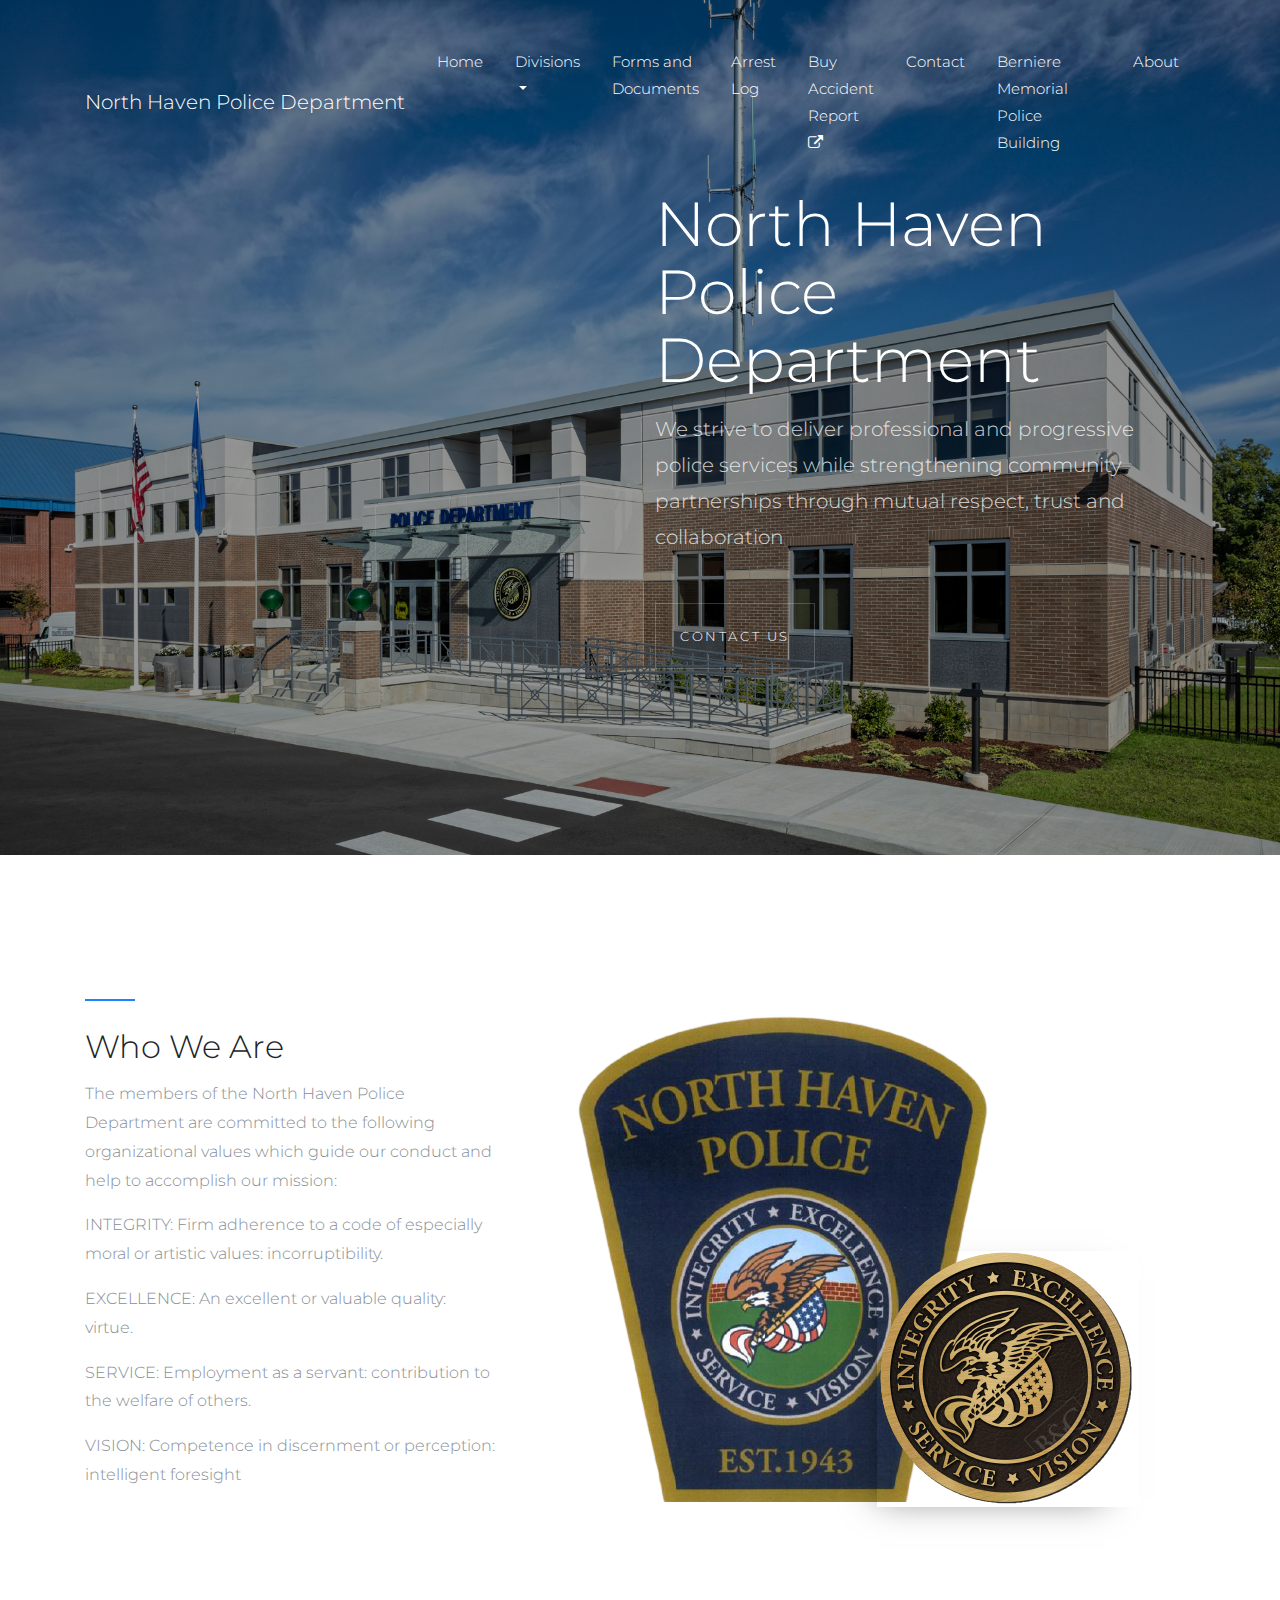
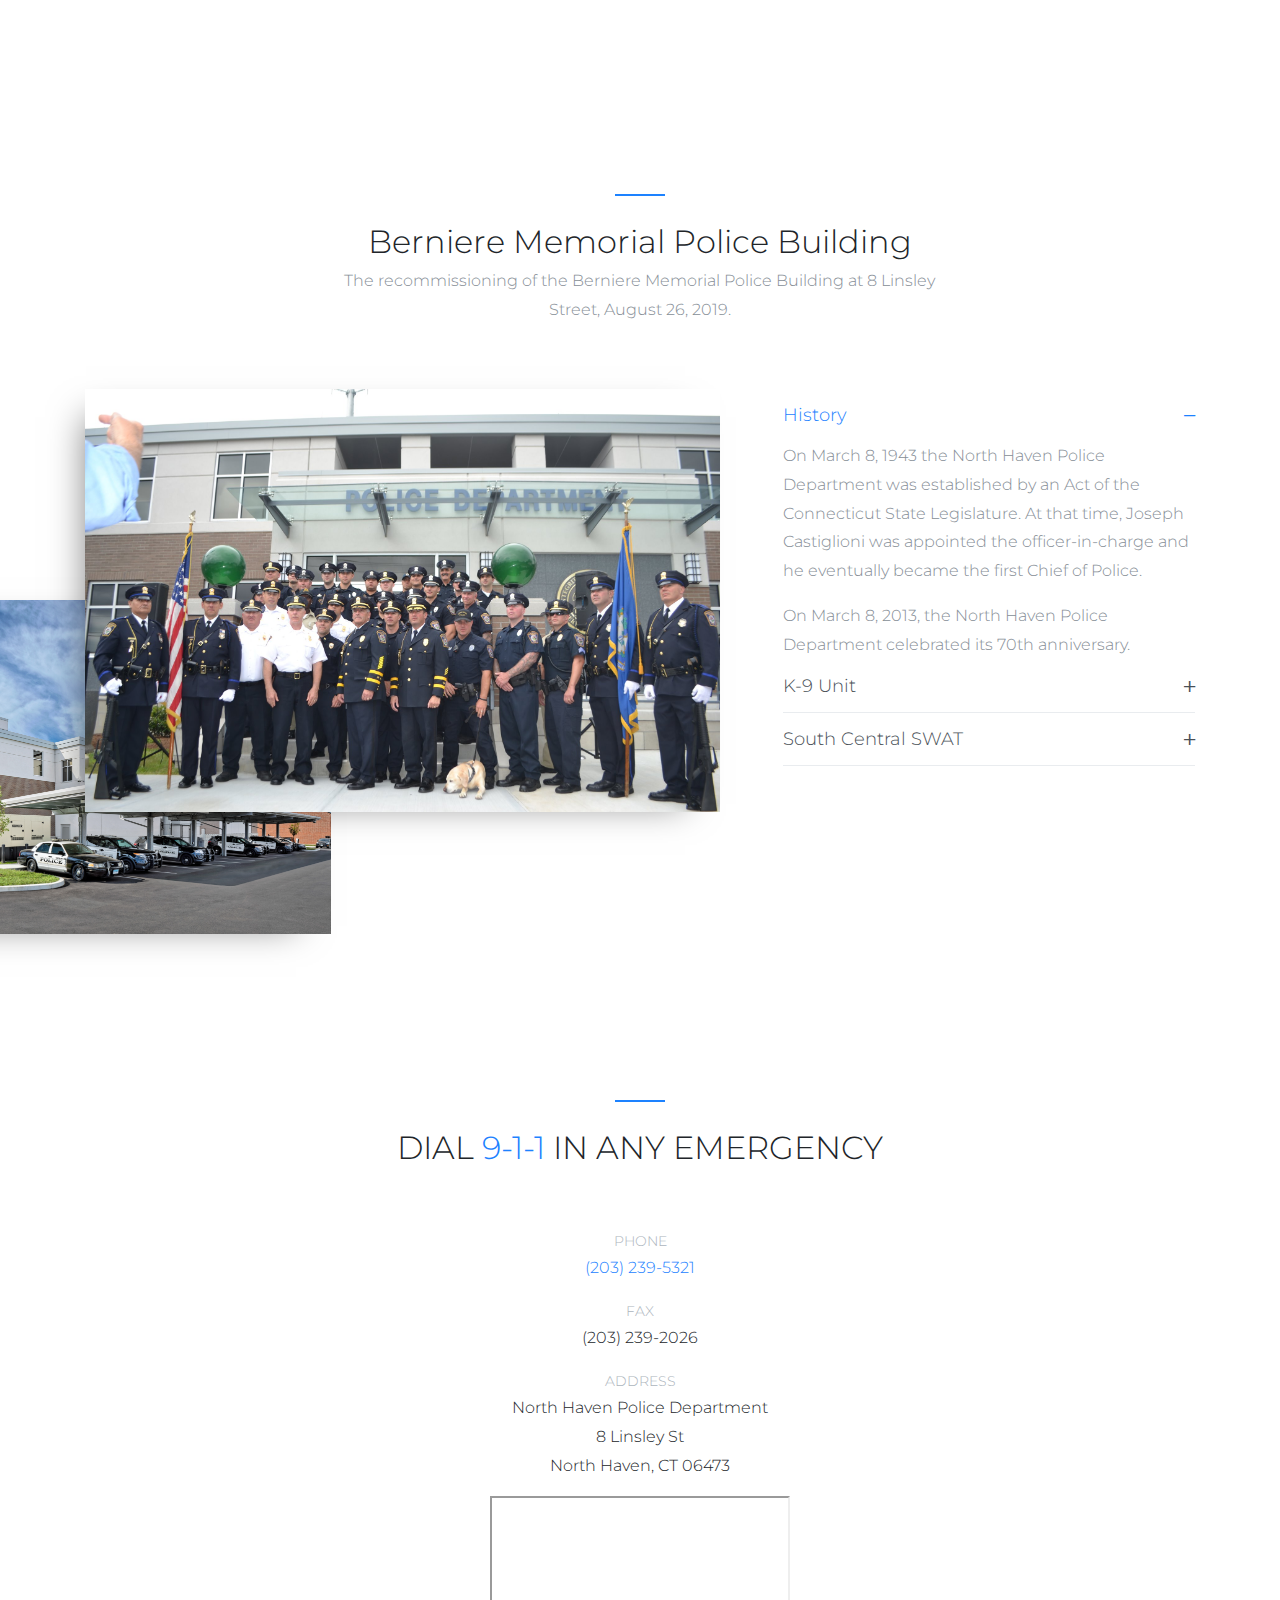
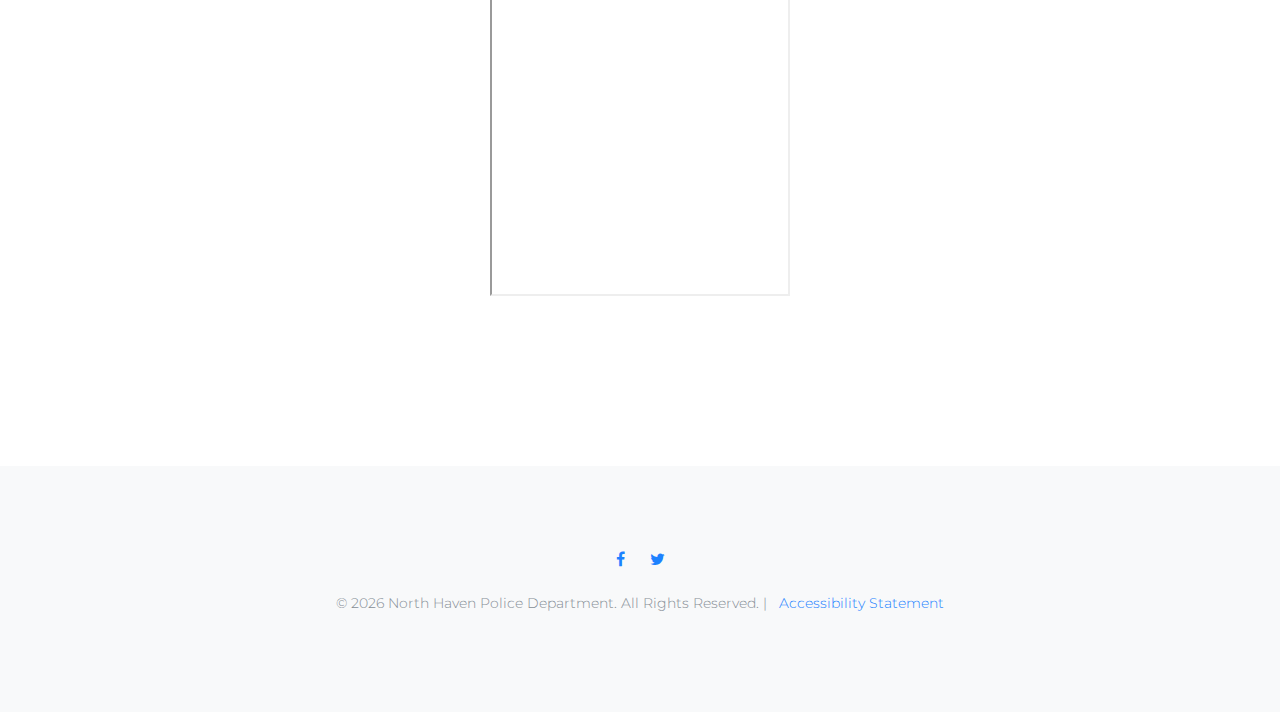
<file: index.html>
<!DOCTYPE html>
<html lang="en">
	<head>
		<meta charset="utf-8">
		<meta name="viewport" content="width=device-width, initial-scale=1, shrink-to-fit=no">

		<title>North Haven Police Department &mdash; 8 Linsley St. North Haven CT</title>
		<meta name="description" content="We strive to deliver professional and progressive police services while strengthening community partnerships through mutual respect, trust and collaboration.">
		<meta name="keywords" content="police department, north haven, north haven ct, police, public safety, k9">
    
    <link href="https://fonts.googleapis.com/css?family=Crimson+Text:400,400i,600|Montserrat:200,300,400" rel="stylesheet">

		<link rel="stylesheet" href="assets/css/bootstrap/bootstrap.css">
    <link rel="stylesheet" href="assets/fonts/ionicons/css/ionicons.min.css">
    <link rel="stylesheet" href="assets/fonts/law-icons/font/flaticon.css">

    <link rel="stylesheet" href="assets/fonts/fontawesome/css/font-awesome.min.css">
    
    
    <link rel="stylesheet" href="assets/css/slick.css">
    <link rel="stylesheet" href="assets/css/slick-theme.css">

    <link rel="stylesheet" href="assets/css/helpers.css">
    <link rel="stylesheet" href="assets/css/style.css">
	</head>
	<body data-spy="scroll" data-target="#pb-navbar" data-offset="200">
  <script src="https://website-widgets.pages.dev/dist/sienna.min.js" defer></script>
    
    <nav class="navbar navbar-expand-lg navbar-dark pb_navbar pb_scrolled-light" id="pb-navbar">
      <div class="container">
        <a class="navbar-brand" href="index.html">North Haven Police Department</a>
        <button class="navbar-toggler" type="button" data-toggle="collapse" data-target="#probootstrap-navbar" aria-controls="probootstrap-navbar" aria-expanded="false" aria-label="Toggle navigation">
          <span><i class="ion-navicon"></i></span>
        </button>
        <div class="collapse navbar-collapse" id="probootstrap-navbar">
          <ul class="navbar-nav ml-auto">
            <li class="nav-item"><a class="nav-link" href="index.html#section-home">Home</a></li>
			<li class="nav-item dropdown"><a class="nav-link dropdown-toggle" data-toggle="dropdown" href="#" role="button" aria-haspopup="true" aria-expanded="false">Divisions</a>
			<div class="dropdown-menu">
            <a class="dropdown-item" href="calea.html">Accreditation</a>
			<a class="dropdown-item" href="administration.html">Administration</a>
			<a class="dropdown-item" href="infoserv.html">Information Services Division</a>
			<a class="dropdown-item" href="investigate.html">Investigative Services Division</a>
			<a class="dropdown-item" href="prostand.html">Professional Standards and Training</a>
			<a class="dropdown-item" href="traffic.html">Traffic</a>
			<a class="dropdown-item" href="uservices.html">Uniformed Services</a>
    </div>
			</li>
			<li class="nav-item"><a class="nav-link" href="documents2.html">Forms and Documents</a></li>
			<li class="nav-item"><a class="nav-link" href="arrest.html">Arrest Log</a></li>
			<li class="nav-item"><a class="nav-link" href="https://www.buycrash.com/" target="_blank" rel="noopener">Buy Accident Report <i class="fa fa-external-link"></i></a></li>
			<li class="nav-item"><a class="nav-link" href="index.html#section-contact">Contact</a></li>
            <li class="nav-item"><a class="nav-link" href="index.html#section-why-us">Berniere Memorial Police Building</a></li>
			<li class="nav-item"><a class="nav-link" href="index.html#section-about">About</a></li>
          </ul>
        </div>
      </div>
    </nav>
    <!-- END nav -->

    <section class="pb_cover_v1 text-left cover-bg-black cover-bg-opacity-4" style="background-image: url(assets/images/DCC-NHPD-4465_v2-web.jpg)" alt="Image of the new police department building as the background"id="section-home">
      <div class="container">
        <div class="row align-items-center justify-content-end">
          <div class="col-md-6  order-md-1">

            <h2 class="heading mb-3">North Haven Police Department</h2>
            <div class="sub-heading"><p class="mb-5">We strive to deliver professional and progressive police services while strengthening community partnerships through mutual respect, trust and collaboration</p>
            <p><a href="#section-contact" role="button" class="btn smoothscroll pb_outline-light btn-xl pb_font-13 p-4 rounded-0 pb_letter-spacing-2">CONTACT US</a></p>
            </div>
            
          </div>  
        </div>
      </div>
    </section>
    <!-- END section -->
    
    
    <section class="pb_section pb_section_v1" data-section="about" id="section-about">
      <div class="container">
        <div class="row">
          <div class="col-lg-5 pr-md-5 pr-sm-0">
            <h2 class="mt-0 heading-border-top mb-3 font-weight-normal">Who We Are</h2>
            <p>The members of the North Haven Police Department are committed to the following organizational values which guide our conduct and help to accomplish our mission:</p>

<p>INTEGRITY: Firm adherence to a code of especially moral or artistic values: incorruptibility.</p>

<p>EXCELLENCE: An excellent or valuable quality: virtue.</p>
<p>SERVICE: Employment as a servant: contribution to the welfare of others.</p>

<p>VISION: Competence in discernment or perception: intelligent foresight</p>
            
          </div>
          <div class="col-lg-7">
            <div class="images">
              <img class="img1 img-fluid" src="assets/images/PATCH__1_-removebg-preview.png" alt="NHPD Patch">
              <img class="img2" src="assets/images/PD_Sign.png" alt="PD Seal">
            </div>
          </div>
          
        </div>
      </div>  
    </section>
    <!-- END section -->

    <section class="pb_section" data-section="why-us" id="section-why-us">
      <div class="container">
        <div class="row justify-content-md-center text-center mb-5">
          <div class="col-lg-7">
            <h2 class="mt-0 heading-border-top font-weight-normal">Berniere Memorial Police Building</h2>
            <p>The recommissioning of the Berniere Memorial Police Building at 8 Linsley Street, August 26, 2019.</p>
          </div>
        </div>
        <div class="row">
          <div class="col-lg-7">
            <div class="images right">
              <img class="img1 img-fluid" src="assets/images/recommish.jpg" alt="recommissioning picture 1">
              <img class="img2" src="assets/images/DCC-NHPD-4484a_v2-web.jpg" alt="recommissioning picture 2">
            </div>
          </div>
          <div class="col-lg-5 pl-md-5 pl-sm-0">
            <div id="exampleAccordion" class="pb_accordion" data-children=".item">
              <div class="item">
                <a data-toggle="collapse" data-parent="#exampleAccordion" href="#exampleAccordion1" aria-expanded="true" aria-controls="exampleAccordion1" class="pb_font-18">History</a>
                <div id="exampleAccordion1" class="collapse show" role="tabpanel">
                  <p>On March 8, 1943 the North Haven Police Department was established by an Act of the Connecticut State Legislature. At that time, Joseph Castiglioni was appointed the officer-in-charge and he eventually became the first Chief of Police. </p>
                  <p>On March 8, 2013, the North Haven Police Department celebrated its 70th anniversary.</p>
                </div>
              </div>
              <div class="item">
                <a data-toggle="collapse" data-parent="#exampleAccordion" href="#exampleAccordion3" aria-expanded="false" aria-controls="exampleAccordion3" class="pb_font-18">K-9 Unit</a>
                <div id="exampleAccordion3" class="collapse" role="tabpanel">
                  <p>In 2010, the police department created a Canine (K9) Unit with the adoption of Zeus, a German Shepard that is crossed trained as a patrol canine and certified in narcotics recognition. In 2012, the department expanded the Canine Unit with the addition of Koda, a Labrador Retriever certified in narcotics recognition.</p>
                </div>
              </div>
              <div class="item">
                <a data-toggle="collapse" data-parent="#exampleAccordion" href="#exampleAccordion4" aria-expanded="false" aria-controls="exampleAccordion4" class="pb_font-18">South Central SWAT</a>
                <div id="exampleAccordion4" class="collapse" role="tabpanel">
                  <p>In 2012, the police department expanded its long-time SWAT partnership with the North Branford Police Department to include several shoreline area police departments. During this same time, a regional traffic unit was created with these police departments  for the purpose of investigating serious traffic accidents. The South Central SWAT Team and South Central Traffic Unit were created and they provide such specialized police services for six towns. This partnership is a cost effective way to maintain the manpower,  equipment, and training associate with providing such services</p>
                </div>
              </div>
            </div>

          </div>
        </div>
      </div>
    </section>
    <!-- END section -->

    <section class="pb_section" data-section="contact" id="section-contact">
      <div class="container">

        <div class="row justify-content-md-center text-center mb-5">
          <div class="col-lg-7">
            <h2 class="mt-0 heading-border-top font-weight-normal">DIAL <a href="tel:911">9-1-1</a> IN ANY EMERGENCY</h2>
            <p></p>
          </div>
        </div>

        
        <!-- <div class="row">
          <div class="col-md-8 pr-md-5 pr-sm-0 mb-4">
            <form action="#">
              <div class="row">
                <div class="col-md">
                  <div class="form-group">
                    <label for="name">Name</label>
                    <input type="text" class="form-control p-3 rounded-0" id="name">
                  </div>
                </div>
                <div class="col-md">
                  <div class="form-group">
                    <label for="email">Email</label>
                    <input type="text" class="form-control p-3 rounded-0" id="email">
                  </div>
                </div>
              </div>
              
              <div class="form-group">
                <label for="message">Message</label>
                <textarea cols="30" rows="10" class="form-control p-3 rounded-0" id="message"></textarea>
              </div>
              <div class="form-group">
                <input type="submit" class="btn pb_outline-dark pb_font-13 pb_letter-spacing-2 p-3 rounded-0" value="Send Message">
              </div>
            </form>
          </div> -->
          <div class="col text-center">
            <ul class="pb_contact_details_v1">
              <li>
               
              </li>
              <li>
                <span class="text-uppercase">Phone</span>
                <a href="tel:2032395321">(203) 239-5321</a>
              </li>
              <li>
                <span class="text-uppercase">Fax</span>
                (203) 239-2026
              </li>
              <li>
                <span class="text-uppercase">Address</span>
                North Haven Police Department <br>
                8 Linsley St  <br>
				North Haven, CT 06473
              </li>
			  <li>
			  <iframe src="https://embed.waze.com/iframe?zoom=16&lat=41.387249&lon=-72.861956&pin=1&desc=1&ct=livemap" width="300" height="400" allowfullscreen></iframe>
			  </li>
            </ul>
          </div>
        </div>
        
      </div>
    </section>
    <!-- END section -->
    <footer class="pb_footer bg-light" role="contentinfo">
      <div class="container">
        <div class="row text-center">
		  <div class="col">
            <ul class="list-inline">
              <li class="list-inline-item"><a href="https://www.facebook.com/northhavenpd" class="p-2"><i class="fa fa-facebook"></i></a></li>
              <li class="list-inline-item"><a href="https://twitter.com/NorthHavenPD" class="p-2"><i class="fa fa-twitter"></i></a></li>
      
            </ul>
          </div>
        </div>
        <div class="row">
          <div class="col text-center">
            <p class="pb_font-14">&copy; 2026 North Haven Police Department. All Rights Reserved. | &nbsp; <a href="https://www.town.north-haven.ct.us/community/accessibility_statement.php">Accessibility Statement</a></p>
          </div>
        </div>
      </div>
    </footer>
    
    <!-- loader -->
     <!-- loader -->
    <div id="pb_loader" class="show fullscreen" aria-hidden="true">
      <svg class="page-loader__icon circular" width="48" height="48"
           viewBox="0 0 57.02 67.82" aria-labelledby="svg-title-loader" role="img">
        <title id="svg-title-loader">shield</title>
        <path d="M28.51 65.26a43.46 43.46 0 0 1 11.15-5.6c23.17-7.43 13.07-28.74 13.07-28.74-4.56-12.68 1.2-17.55 1.2-17.55L49.7 7.8C39 14.07 28.51 3.05 28.51 3.05S18.06 14.07 7.32 7.8l-4.23 5.57s5.77 4.87 1.2 17.55c0 0-10.1 21.31 13.07 28.74a43.46 43.46 0 0 1 11.15 5.6z"
              fill="none" stroke="#dfdbd6" stroke-miterlimit="10" stroke-width="4.2"/>
        <path class="top"
              d="M28.51 65.26a43.46 43.46 0 0 1 11.15-5.6c23.17-7.43 13.07-28.74 13.07-28.74-4.56-12.68 1.2-17.55 1.2-17.55L49.7 7.8C39 14.07 28.51 3.05 28.51 3.05S18.06 14.07 7.32 7.8l-4.23 5.57s5.77 4.87 1.2 17.55c0 0-10.1 21.31 13.07 28.74a43.46 43.46 0 0 1 11.15 5.6z"
              fill="none" stroke="#223a4d" stroke-miterlimit="10" stroke-width="4.2"/>
      </svg>
    </div>


    <script src="assets/js/jquery.min.js"></script>
    
    <script src="assets/js/popper.min.js"></script>
    <script src="assets/js/bootstrap.min.js"></script>
    <script src="assets/js/slick.min.js"></script>

    <script src="assets/js/jquery.easing.1.3.js"></script>

    <script src="assets/js/main.js"></script>

	</body>
</html>
</file>
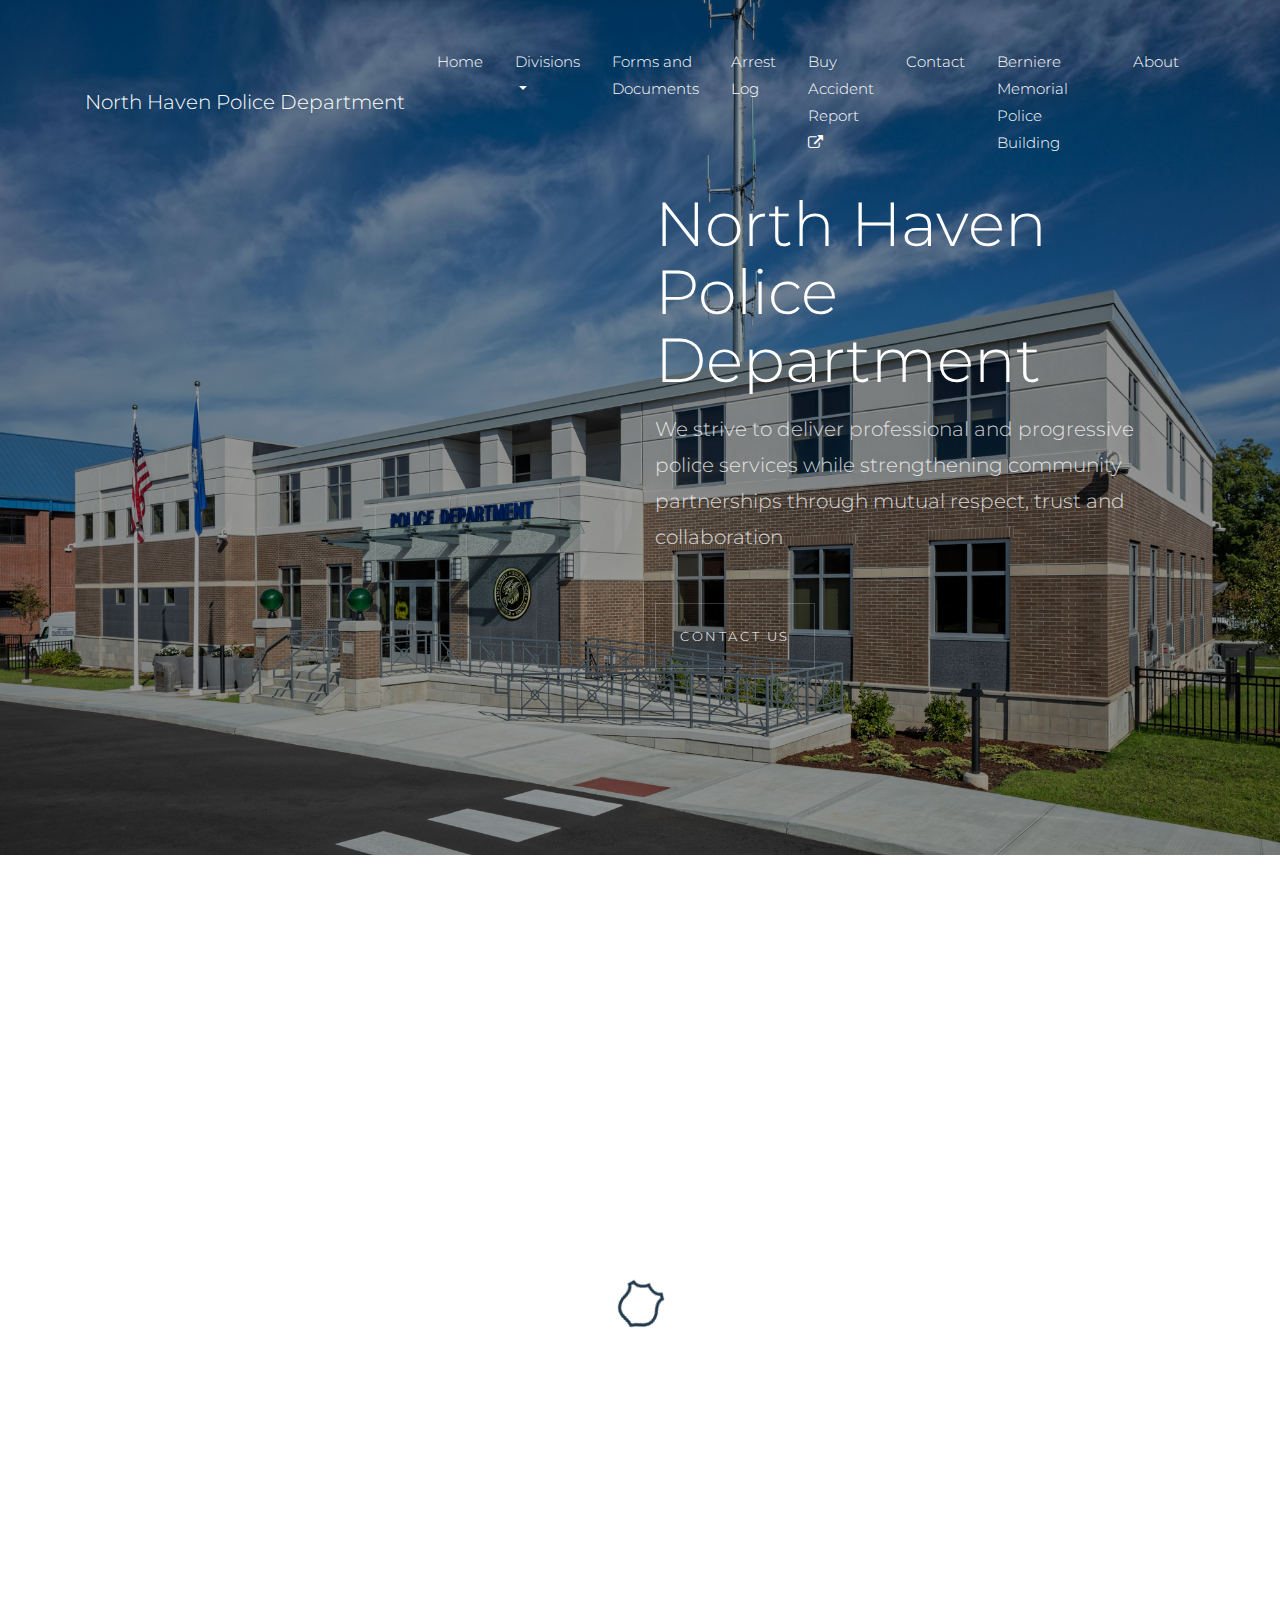
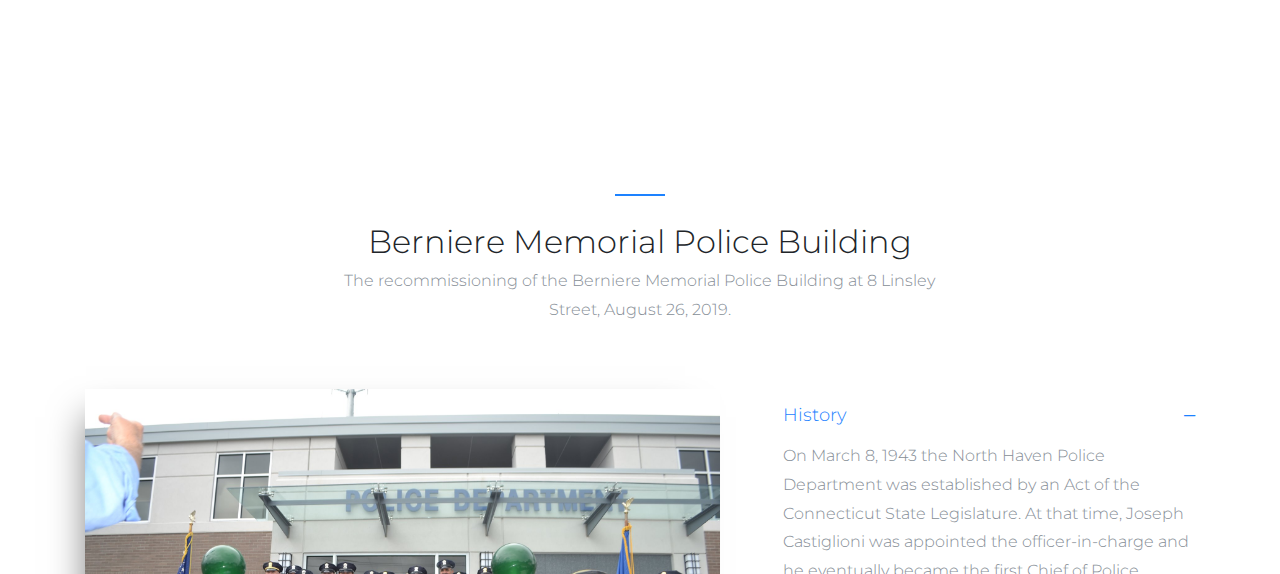
<file: about.html>
<!DOCTYPE html>
<html lang="en">
<head>
  <meta charset="utf-8">
  <meta http-equiv="refresh" content="0;url=index.html#section-about">
  <title>Redirecting...</title>
</head>
<body>
  <p>Redirecting to <a href="index.html#section-about">About</a>...</p>
</body>
</html>
</file>
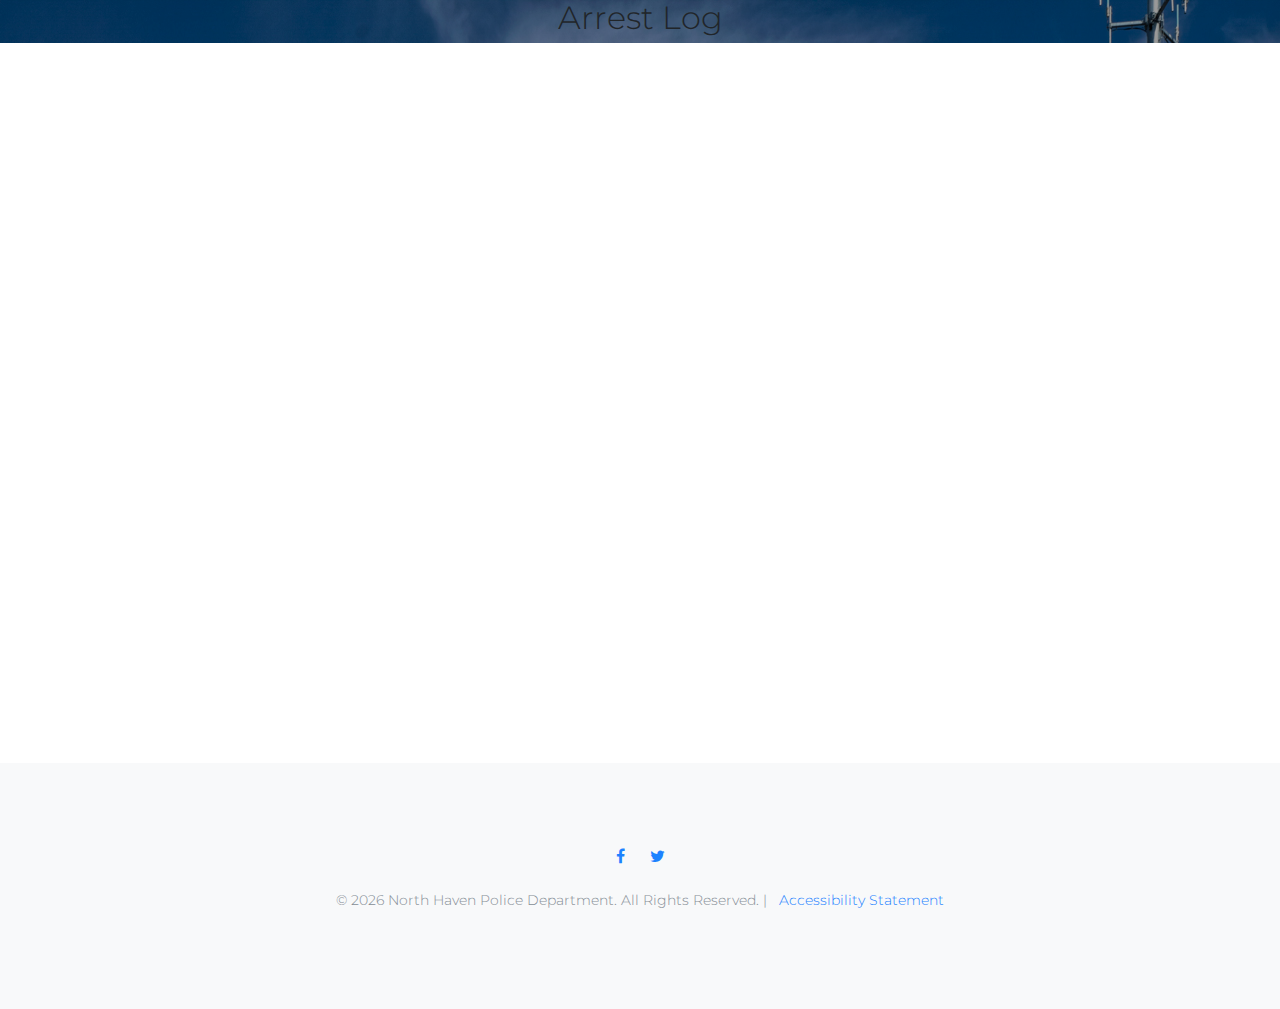
<file: arrest.html>
<!DOCTYPE html>
<html lang="en">
	<head>
		<meta charset="utf-8">
		<meta name="viewport" content="width=device-width, initial-scale=1, shrink-to-fit=no">

		<title>North Haven Police Department &mdash; 8 Linsley St. North Haven CT</title>
		<meta name="description" content="We strive to deliver professional and progressive police services while strengthening community partnerships through mutual respect, trust and collaboration.">
		<meta name="keywords" content="police department, north haven, north haven ct, police, public safety, k9">
    
    <link href="https://fonts.googleapis.com/css?family=Crimson+Text:400,400i,600|Montserrat:200,300,400" rel="stylesheet">

		<link rel="stylesheet" href="assets/css/bootstrap/bootstrap.css">
    <link rel="stylesheet" href="assets/fonts/ionicons/css/ionicons.min.css">
    <link rel="stylesheet" href="assets/fonts/law-icons/font/flaticon.css">

    <link rel="stylesheet" href="assets/fonts/fontawesome/css/font-awesome.min.css">
    
    
    <link rel="stylesheet" href="assets/css/slick.css">
    <link rel="stylesheet" href="assets/css/slick-theme.css">

    <link rel="stylesheet" href="assets/css/helpers.css">
    <link rel="stylesheet" href="assets/css/style.css">
	</head>
	<body data-spy="scroll" data-target="#pb-navbar" data-offset="200">
<nav class="navbar navbar-expand-lg navbar-dark pb_navbar pb_scrolled-light" id="pb-navbar">
      <div class="container">
        <a class="navbar-brand" href="index.html">North Haven Police Department</a>
        <button class="navbar-toggler" type="button" data-toggle="collapse" data-target="#probootstrap-navbar" aria-controls="probootstrap-navbar" aria-expanded="false" aria-label="Toggle navigation">
          <span><i class="ion-navicon"></i></span>
        </button>
        <div class="collapse navbar-collapse" id="probootstrap-navbar">
          <ul class="navbar-nav ml-auto">
            <li class="nav-item"><a class="nav-link" href="index.html#section-home">Home</a></li>
			<li class="nav-item dropdown"><a class="nav-link dropdown-toggle" data-toggle="dropdown" href="#" role="button" aria-haspopup="true" aria-expanded="false">Divisions</a>
			<div class="dropdown-menu">
            <a class="dropdown-item" href="calea.html">Accreditation</a>
			<a class="dropdown-item" href="administration.html">Administration</a>
			<a class="dropdown-item" href="infoserv.html">Information Services Division</a>
			<a class="dropdown-item" href="investigate.html">Investigative Services Division</a>
			<a class="dropdown-item" href="prostand.html">Professional Standards and Training</a>
			<a class="dropdown-item" href="traffic.html">Traffic</a>
			<a class="dropdown-item" href="uservices.html">Uniformed Services</a>
    </div>
			</li>
			<li class="nav-item dropdown"><a class="nav-link dropdown-toggle" data-toggle="dropdown" href="#" role="button" aria-haspopup="true" aria-expanded="false">Records</a>
			<div class="dropdown-menu">
			<a class="dropdown-item" href="documents2.html">Forms and Documents</a>
			<a class="dropdown-item" href="arrest.html">Arrest Log</a>
			<a class="dropdown-item" href="infoserv.html">Information Services (Fees &amp; Contact)</a>
			<a class="dropdown-item" href="https://www.buycrash.com/" target="_blank" rel="noopener">Buy Accident Report <i class="fa fa-external-link"></i></a>
			</div>
			</li>
			<li class="nav-item"><a class="nav-link" href="index.html#section-contact">Contact</a></li>
			<li class="nav-item"><a class="nav-link" href="index.html#section-why-us">Our Building</a></li>
			<li class="nav-item"><a class="nav-link" href="index.html#section-about">About</a></li>
          </ul>
        </div>
      </div>
    </nav>
    <!-- END nav -->
    <section class="pb_cover_compact text-center cover-bg-black cover-bg-opacity-4" style="background-image: url(assets/images/DCC-NHPD-4465_v2-web.jpg)">
      <div class="container">
        <div class="row align-items-center justify-content-center">
          <div class="col-md-8">
            <h2 class="heading">Arrest Log</h2>
          </div>
        </div>
      </div>
    </section>
<div class="embed-responsive embed-responsive-16by9">
  <iframe class="embed-responsive-item" src="assets/documents/arrestlog.pdf" allowfullscreen></iframe>
</div>

    <footer class="pb_footer bg-light" role="contentinfo">
      <div class="container">
        <div class="row text-center">
          <div class="col">
            <ul class="list-inline">
              <li class="list-inline-item"><a href="https://www.facebook.com/northhavenpd" class="p-2"><i class="fa fa-facebook"></i></a></li>
              <li class="list-inline-item"><a href="https://twitter.com/NorthHavenPD" class="p-2"><i class="fa fa-twitter"></i></a></li>
            </ul>
          </div>
        </div>
        <div class="row">
          <div class="col text-center">
            <p class="pb_font-14">&copy; 2026 North Haven Police Department. All Rights Reserved. | &nbsp; <a href="https://www.town.north-haven.ct.us/community/accessibility_statement.php">Accessibility Statement</a></p>
          </div>
        </div>
      </div>
    </footer>

     <!-- loader -->
    <div id="pb_loader" class="show fullscreen" aria-hidden="true">
      <svg class="page-loader__icon circular" width="48" height="48"
           viewBox="0 0 57.02 67.82" aria-labelledby="svg-title-loader" role="img">
        <title id="svg-title-loader">shield</title>
        <path d="M28.51 65.26a43.46 43.46 0 0 1 11.15-5.6c23.17-7.43 13.07-28.74 13.07-28.74-4.56-12.68 1.2-17.55 1.2-17.55L49.7 7.8C39 14.07 28.51 3.05 28.51 3.05S18.06 14.07 7.32 7.8l-4.23 5.57s5.77 4.87 1.2 17.55c0 0-10.1 21.31 13.07 28.74a43.46 43.46 0 0 1 11.15 5.6z"
              fill="none" stroke="#dfdbd6" stroke-miterlimit="10" stroke-width="4.2"/>
        <path class="top"
              d="M28.51 65.26a43.46 43.46 0 0 1 11.15-5.6c23.17-7.43 13.07-28.74 13.07-28.74-4.56-12.68 1.2-17.55 1.2-17.55L49.7 7.8C39 14.07 28.51 3.05 28.51 3.05S18.06 14.07 7.32 7.8l-4.23 5.57s5.77 4.87 1.2 17.55c0 0-10.1 21.31 13.07 28.74a43.46 43.46 0 0 1 11.15 5.6z"
              fill="none" stroke="#223a4d" stroke-miterlimit="10" stroke-width="4.2"/>
      </svg>
    </div>


    <script src="assets/js/jquery.min.js"></script>
    
    <script src="assets/js/popper.min.js"></script>
    <script src="assets/js/bootstrap.min.js"></script>
    <script src="assets/js/slick.min.js"></script>

    <script src="assets/js/jquery.easing.1.3.js"></script>

    <script src="assets/js/main.js"></script>

	</body>
</html>
</file>
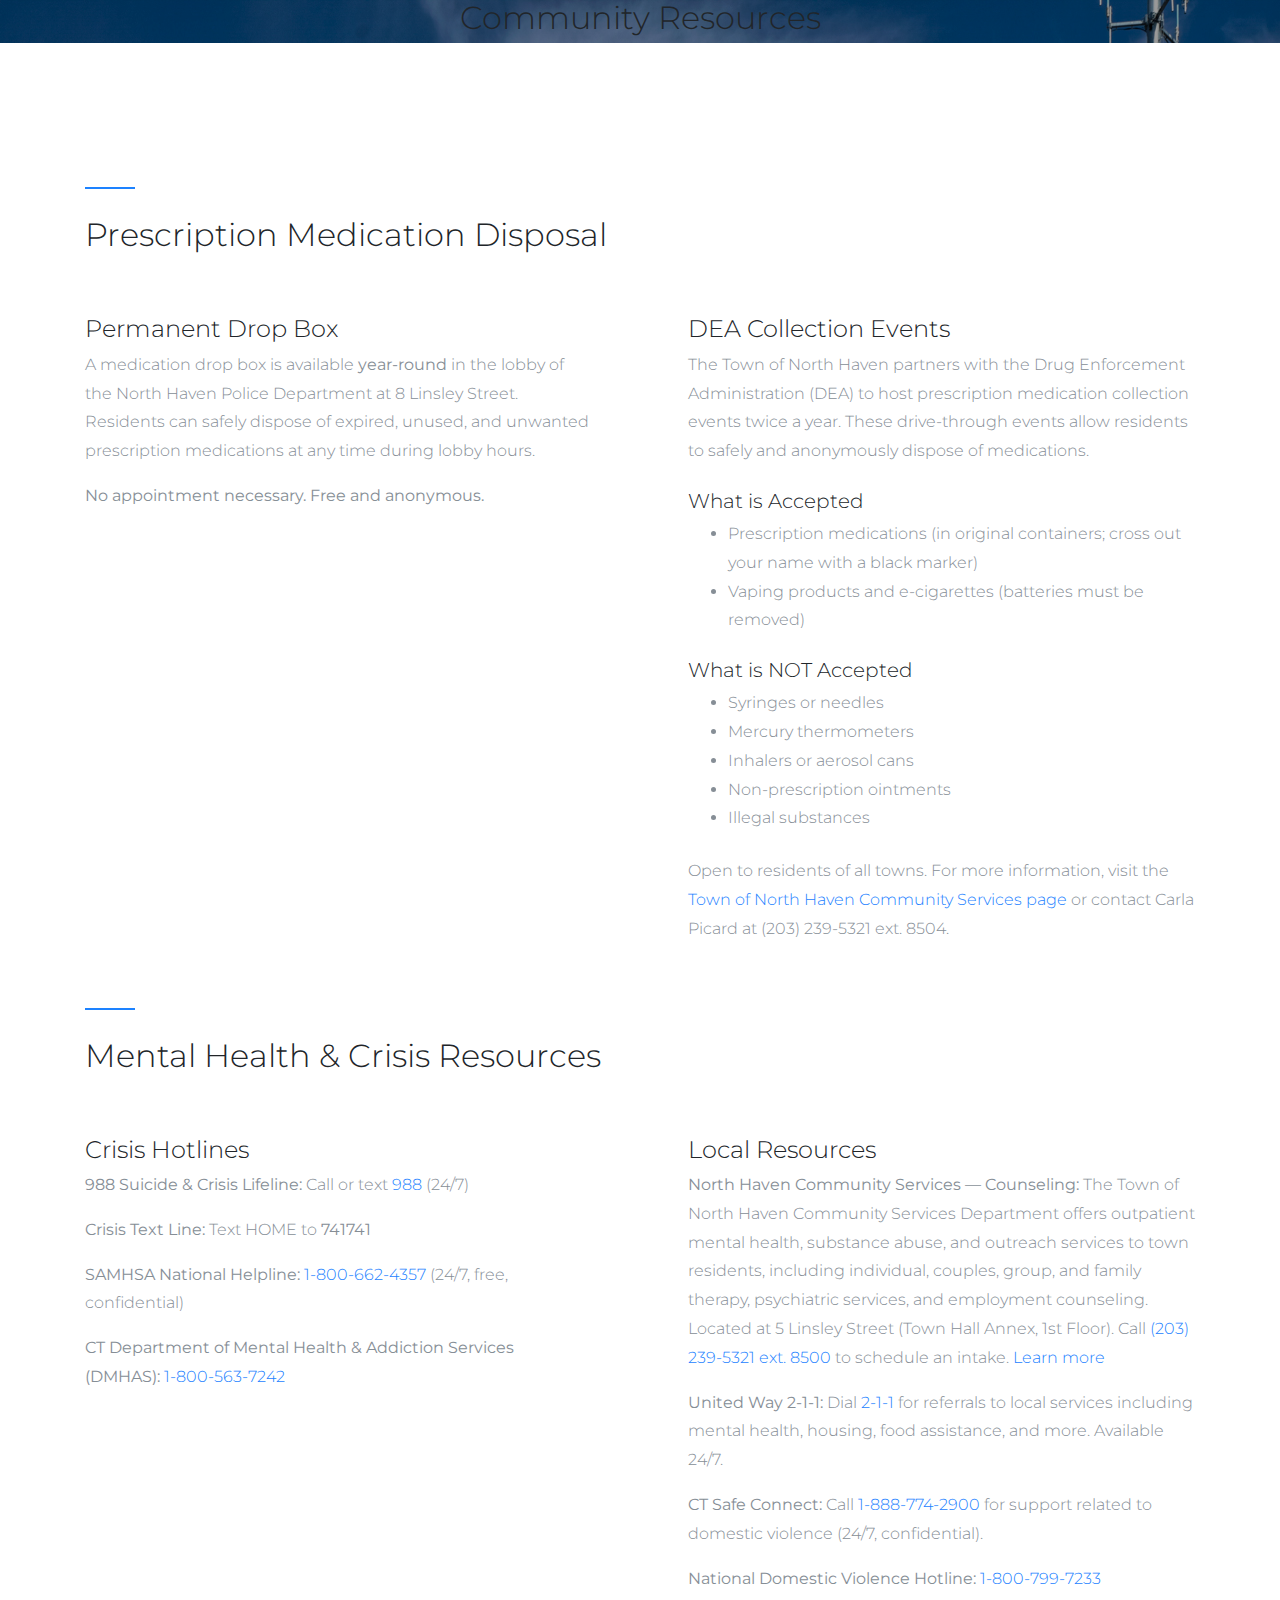
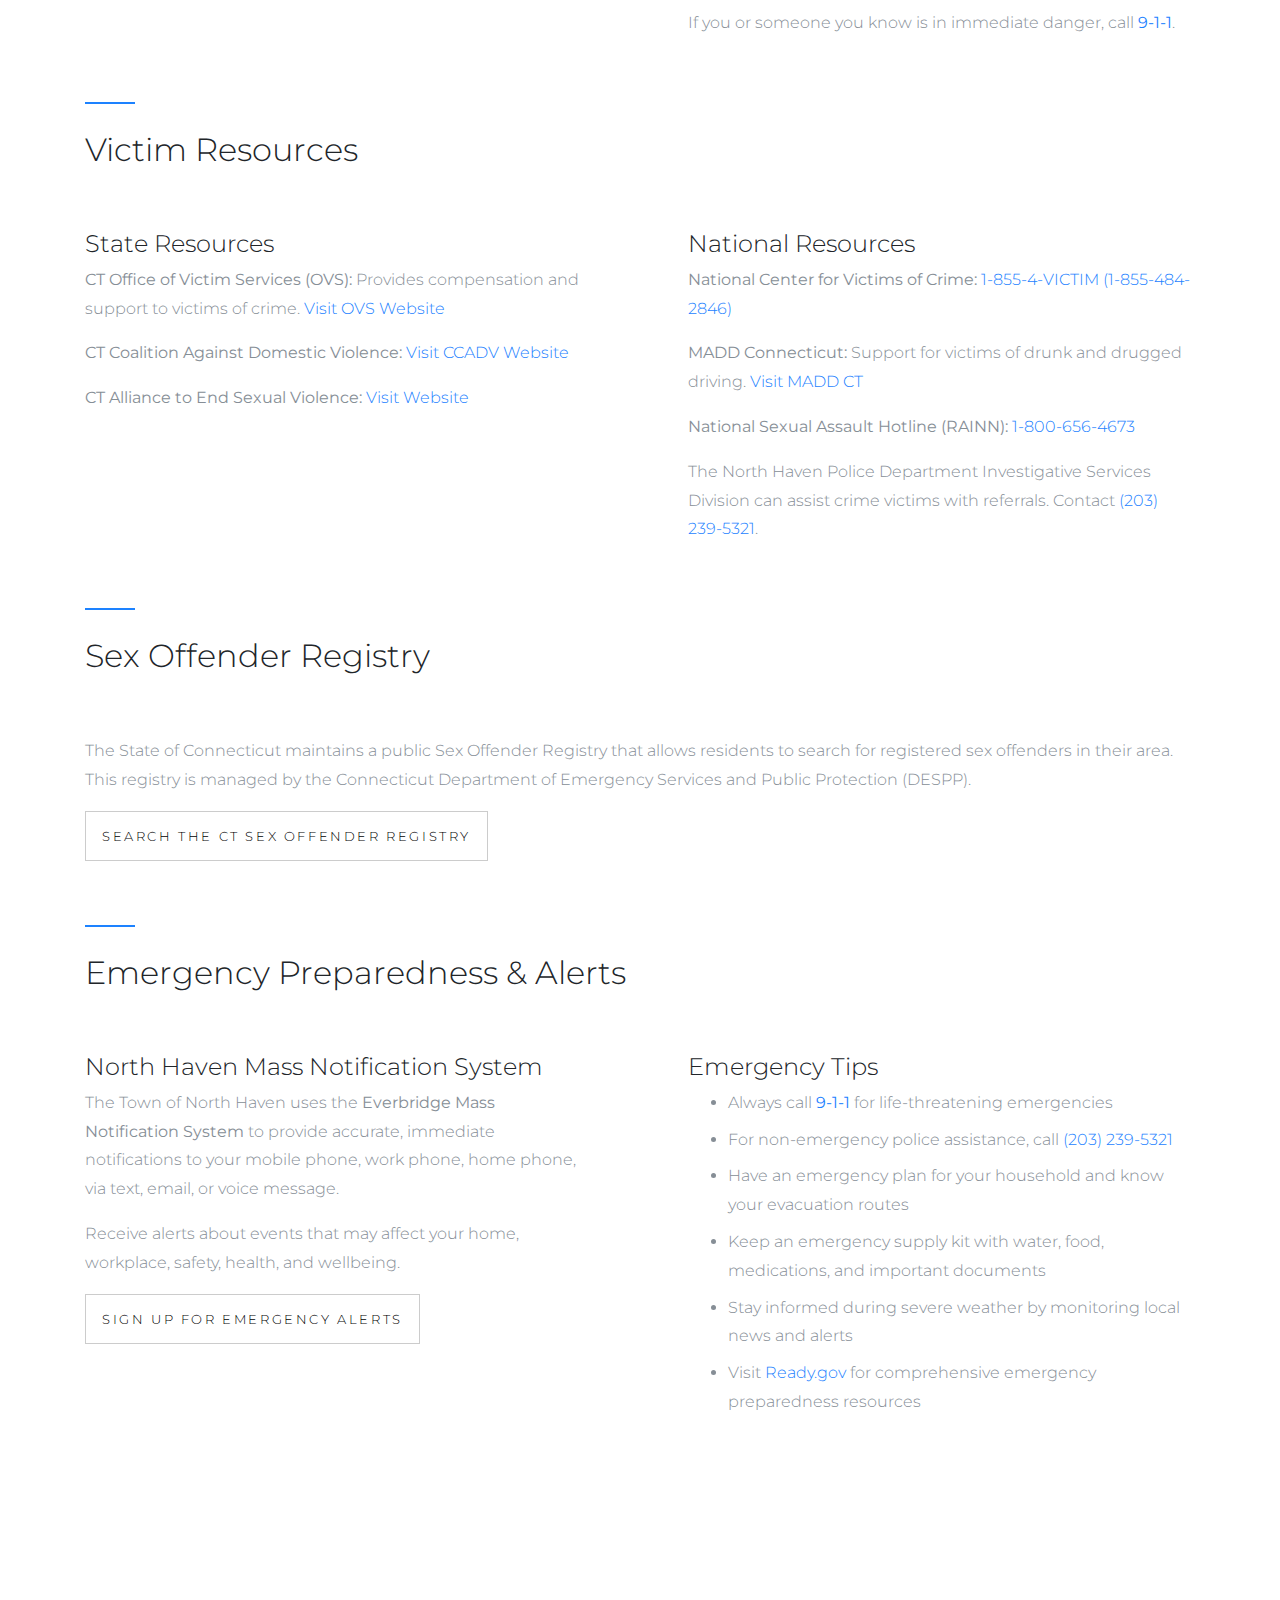
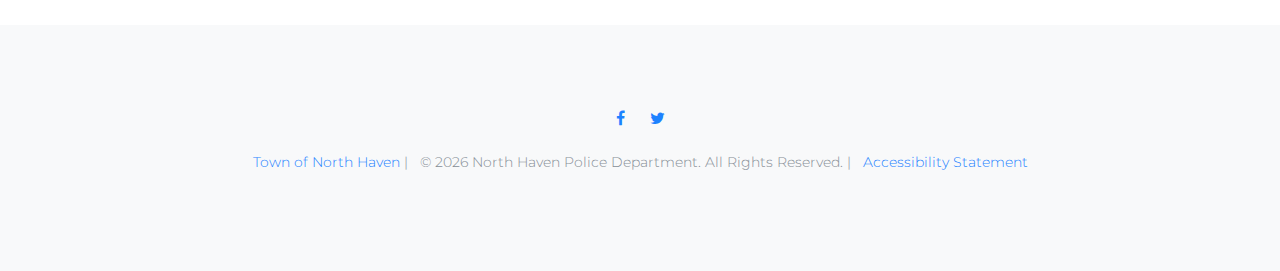
<file: community.html>
<!DOCTYPE html>
<html lang="en">
	<head>
		<meta charset="utf-8">
		<meta name="viewport" content="width=device-width, initial-scale=1, shrink-to-fit=no">

		<title>Community Resources &mdash; North Haven Police Department</title>
		<meta name="description" content="Community resources and programs offered by the North Haven Police Department.">
		<meta name="keywords" content="police department, north haven, community resources, medication disposal, prescription drug disposal">

    <link href="https://fonts.googleapis.com/css?family=Crimson+Text:400,400i,600|Montserrat:200,300,400" rel="stylesheet">

		<link rel="stylesheet" href="assets/css/bootstrap/bootstrap.css">
    <link rel="stylesheet" href="assets/fonts/ionicons/css/ionicons.min.css">
    <link rel="stylesheet" href="assets/fonts/law-icons/font/flaticon.css">

    <link rel="stylesheet" href="assets/fonts/fontawesome/css/font-awesome.min.css">


    <link rel="stylesheet" href="assets/css/slick.css">
    <link rel="stylesheet" href="assets/css/slick-theme.css">

    <link rel="stylesheet" href="assets/css/helpers.css">
    <link rel="stylesheet" href="assets/css/style.css">
    <style>
      #google_translate_element { display: inline-block; vertical-align: middle; }
      #google_translate_element select { padding: 2px 4px; font-size: 12px; border: 1px solid #ccc; border-radius: 3px; background: #fff; }
      .goog-te-banner-frame, .goog-te-gadget-icon { display: none !important; }
      .goog-te-gadget-simple { background: transparent !important; border: none !important; }
      body { top: 0 !important; }
    </style>
	</head>
	<body data-spy="scroll" data-target="#pb-navbar" data-offset="200">
  <script src="https://website-widgets.pages.dev/dist/sienna.min.js" defer></script>

    <nav class="navbar navbar-expand-lg navbar-dark pb_navbar pb_scrolled-light" id="pb-navbar">
      <div class="container">
        <a class="navbar-brand" href="index.html">North Haven Police Department</a>
        <button class="navbar-toggler" type="button" data-toggle="collapse" data-target="#probootstrap-navbar" aria-controls="probootstrap-navbar" aria-expanded="false" aria-label="Toggle navigation">
          <span><i class="ion-navicon"></i></span>
        </button>
        <div class="collapse navbar-collapse" id="probootstrap-navbar">
          <ul class="navbar-nav ml-auto">
            <li class="nav-item"><a class="nav-link" href="index.html#section-home">Home</a></li>
			<li class="nav-item dropdown"><a class="nav-link dropdown-toggle" data-toggle="dropdown" href="#" role="button" aria-haspopup="true" aria-expanded="false">Divisions</a>
			<div class="dropdown-menu">
            <a class="dropdown-item" href="calea.html">Accreditation</a>
			<a class="dropdown-item" href="administration.html">Administration</a>
			<a class="dropdown-item" href="infoserv.html">Information Services Division</a>
			<a class="dropdown-item" href="investigate.html">Investigative Services Division</a>
			<a class="dropdown-item" href="prostand.html">Professional Standards and Training</a>
			<a class="dropdown-item" href="traffic.html">Traffic</a>
			<a class="dropdown-item" href="uservices.html">Uniformed Services</a>


    </div>
			</li>
			<li class="nav-item dropdown"><a class="nav-link dropdown-toggle" data-toggle="dropdown" href="#" role="button" aria-haspopup="true" aria-expanded="false">Records</a>
			<div class="dropdown-menu">
			<a class="dropdown-item" href="documents2.html">Forms and Documents</a>
			<a class="dropdown-item" href="arrest.html">Arrest Log</a>
			<a class="dropdown-item" href="infoserv.html">Information Services (Fees &amp; Contact)</a>
			<a class="dropdown-item" href="https://www.buycrash.com/" target="_blank" rel="noopener">Buy Accident Report <i class="fa fa-external-link"></i></a>
			</div>
			</li>
			<li class="nav-item"><a class="nav-link" href="community.html">Community Resources</a></li>
			<li class="nav-item"><a class="nav-link" href="index.html#section-contact">Contact</a></li>
			<li class="nav-item"><a class="nav-link" href="index.html#section-why-us">Our Building</a></li>
			<li class="nav-item"><a class="nav-link" href="index.html#section-about">About</a></li>
			<li class="nav-item d-flex align-items-center ml-2"><div id="google_translate_element"></div></li>
          </ul>
        </div>
      </div>
    </nav>
    <!-- END nav -->

    <section class="pb_cover_compact text-center cover-bg-black cover-bg-opacity-4" style="background-image: url(assets/images/DCC-NHPD-4465_v2-web.jpg)">
      <div class="container">
        <div class="row align-items-center justify-content-center">
          <div class="col-md-8">
            <h2 class="heading">Community Resources</h2>
          </div>
        </div>
      </div>
    </section>
    <!-- END section -->

    <section class="pb_section pb_section_v1" data-section="resources" id="section-resources">
      <div class="container">

        <!-- Prescription Medication Disposal -->
        <div class="row mb-5">
          <div class="col-lg-12">
            <h2 class="mt-0 heading-border-top mb-3 font-weight-normal">Prescription Medication Disposal</h2>
          </div>
        </div>
        <div class="row mb-5">
          <div class="col-lg-6 pr-md-5 pr-sm-0">
            <h4 class="font-weight-normal">Permanent Drop Box</h4>
            <p>A medication drop box is available <strong>year-round</strong> in the lobby of the North Haven Police Department at 8 Linsley Street. Residents can safely dispose of expired, unused, and unwanted prescription medications at any time during lobby hours.</p>
            <p><strong>No appointment necessary. Free and anonymous.</strong></p>
          </div>
          <div class="col-lg-6 pl-md-5 pl-sm-0">
            <h4 class="font-weight-normal">DEA Collection Events</h4>
            <p>The Town of North Haven partners with the Drug Enforcement Administration (DEA) to host prescription medication collection events twice a year. These drive-through events allow residents to safely and anonymously dispose of medications.</p>
            <h5 class="mt-4 font-weight-normal">What is Accepted</h5>
            <ul>
              <li>Prescription medications (in original containers; cross out your name with a black marker)</li>
              <li>Vaping products and e-cigarettes (batteries must be removed)</li>
            </ul>
            <h5 class="mt-4 font-weight-normal">What is NOT Accepted</h5>
            <ul>
              <li>Syringes or needles</li>
              <li>Mercury thermometers</li>
              <li>Inhalers or aerosol cans</li>
              <li>Non-prescription ointments</li>
              <li>Illegal substances</li>
            </ul>
            <p class="mt-4">Open to residents of all towns. For more information, visit the <a href="https://www.northhaven-ct.gov/government/town_departments/departments_(a_-_d)/community_services/other_programs/prescription_medication_disposal_event_(pmp).php" target="_blank" rel="noopener">Town of North Haven Community Services page</a> or contact Carla Picard at (203) 239-5321 ext. 8504.</p>
          </div>
        </div>

        <!-- Mental Health & Crisis Resources -->
        <div class="row mb-5">
          <div class="col-lg-12">
            <h2 class="mt-0 heading-border-top mb-3 font-weight-normal">Mental Health &amp; Crisis Resources</h2>
          </div>
        </div>
        <div class="row mb-5">
          <div class="col-lg-6 pr-md-5 pr-sm-0">
            <h4 class="font-weight-normal">Crisis Hotlines</h4>
            <ul class="list-unstyled">
              <li class="mb-3"><strong>988 Suicide &amp; Crisis Lifeline:</strong> Call or text <a href="tel:988">988</a> (24/7)</li>
              <li class="mb-3"><strong>Crisis Text Line:</strong> Text HOME to <strong>741741</strong></li>
              <li class="mb-3"><strong>SAMHSA National Helpline:</strong> <a href="tel:18006624357">1-800-662-4357</a> (24/7, free, confidential)</li>
              <li class="mb-3"><strong>CT Department of Mental Health &amp; Addiction Services (DMHAS):</strong> <a href="tel:18005637242">1-800-563-7242</a></li>
            </ul>
          </div>
          <div class="col-lg-6 pl-md-5 pl-sm-0">
            <h4 class="font-weight-normal">Local Resources</h4>
            <ul class="list-unstyled">
              <li class="mb-3"><strong>North Haven Community Services &mdash; Counseling:</strong> The Town of North Haven Community Services Department offers outpatient mental health, substance abuse, and outreach services to town residents, including individual, couples, group, and family therapy, psychiatric services, and employment counseling. Located at 5 Linsley Street (Town Hall Annex, 1st Floor). Call <a href="tel:2032395321">(203) 239-5321 ext. 8500</a> to schedule an intake. <a href="https://www.northhaven-ct.gov/government/town_departments/departments_(a_-_d)/community_services/counseling_programs/counseling_services.php" target="_blank" rel="noopener">Learn more</a></li>
              <li class="mb-3"><strong>United Way 2-1-1:</strong> Dial <a href="tel:211">2-1-1</a> for referrals to local services including mental health, housing, food assistance, and more. Available 24/7.</li>
              <li class="mb-3"><strong>CT Safe Connect:</strong> Call <a href="tel:18884744673">1-888-774-2900</a> for support related to domestic violence (24/7, confidential).</li>
              <li class="mb-3"><strong>National Domestic Violence Hotline:</strong> <a href="tel:18007997233">1-800-799-7233</a></li>
            </ul>
            <p>If you or someone you know is in immediate danger, call <strong><a href="tel:911">9-1-1</a></strong>.</p>
          </div>
        </div>

        <!-- Victim Resources -->
        <div class="row mb-5">
          <div class="col-lg-12">
            <h2 class="mt-0 heading-border-top mb-3 font-weight-normal">Victim Resources</h2>
          </div>
        </div>
        <div class="row mb-5">
          <div class="col-lg-6 pr-md-5 pr-sm-0">
            <h4 class="font-weight-normal">State Resources</h4>
            <ul class="list-unstyled">
              <li class="mb-3"><strong>CT Office of Victim Services (OVS):</strong> Provides compensation and support to victims of crime. <a href="https://www.jud.ct.gov/crimevictim/" target="_blank" rel="noopener">Visit OVS Website</a></li>
              <li class="mb-3"><strong>CT Coalition Against Domestic Violence:</strong> <a href="https://www.ctcadv.org/" target="_blank" rel="noopener">Visit CCADV Website</a></li>
              <li class="mb-3"><strong>CT Alliance to End Sexual Violence:</strong> <a href="https://endsexualviolencect.org/" target="_blank" rel="noopener">Visit Website</a></li>
            </ul>
          </div>
          <div class="col-lg-6 pl-md-5 pl-sm-0">
            <h4 class="font-weight-normal">National Resources</h4>
            <ul class="list-unstyled">
              <li class="mb-3"><strong>National Center for Victims of Crime:</strong> <a href="tel:18553484357">1-855-4-VICTIM (1-855-484-2846)</a></li>
              <li class="mb-3"><strong>MADD Connecticut:</strong> Support for victims of drunk and drugged driving. <a href="https://madd.org/connecticut/" target="_blank" rel="noopener">Visit MADD CT</a></li>
              <li class="mb-3"><strong>National Sexual Assault Hotline (RAINN):</strong> <a href="tel:18006564673">1-800-656-4673</a></li>
            </ul>
            <p>The North Haven Police Department Investigative Services Division can assist crime victims with referrals. Contact <a href="tel:2032395321">(203) 239-5321</a>.</p>
          </div>
        </div>

        <!-- Sex Offender Registry -->
        <div class="row mb-5">
          <div class="col-lg-12">
            <h2 class="mt-0 heading-border-top mb-3 font-weight-normal">Sex Offender Registry</h2>
          </div>
        </div>
        <div class="row mb-5">
          <div class="col-lg-12">
            <p>The State of Connecticut maintains a public Sex Offender Registry that allows residents to search for registered sex offenders in their area. This registry is managed by the Connecticut Department of Emergency Services and Public Protection (DESPP).</p>
            <p><a href="https://www.communitynotification.com/cap_office_disclaimer.php?office=54567" target="_blank" rel="noopener" class="btn pb_outline-dark pb_font-13 pb_letter-spacing-2 p-3 rounded-0">Search the CT Sex Offender Registry</a></p>
          </div>
        </div>

        <!-- Emergency Preparedness -->
        <div class="row mb-5">
          <div class="col-lg-12">
            <h2 class="mt-0 heading-border-top mb-3 font-weight-normal">Emergency Preparedness &amp; Alerts</h2>
          </div>
        </div>
        <div class="row mb-5">
          <div class="col-lg-6 pr-md-5 pr-sm-0">
            <h4 class="font-weight-normal">North Haven Mass Notification System</h4>
            <p>The Town of North Haven uses the <strong>Everbridge Mass Notification System</strong> to provide accurate, immediate notifications to your mobile phone, work phone, home phone, via text, email, or voice message.</p>
            <p>Receive alerts about events that may affect your home, workplace, safety, health, and wellbeing.</p>
            <p><a href="https://member.everbridge.net/index/565703027458166/#/signup" target="_blank" rel="noopener" class="btn pb_outline-dark pb_font-13 pb_letter-spacing-2 p-3 rounded-0">Sign Up for Emergency Alerts</a></p>
          </div>
          <div class="col-lg-6 pl-md-5 pl-sm-0">
            <h4 class="font-weight-normal">Emergency Tips</h4>
            <ul>
              <li class="mb-2">Always call <strong><a href="tel:911">9-1-1</a></strong> for life-threatening emergencies</li>
              <li class="mb-2">For non-emergency police assistance, call <a href="tel:2032395321">(203) 239-5321</a></li>
              <li class="mb-2">Have an emergency plan for your household and know your evacuation routes</li>
              <li class="mb-2">Keep an emergency supply kit with water, food, medications, and important documents</li>
              <li class="mb-2">Stay informed during severe weather by monitoring local news and alerts</li>
              <li class="mb-2">Visit <a href="https://www.ready.gov/" target="_blank" rel="noopener">Ready.gov</a> for comprehensive emergency preparedness resources</li>
            </ul>
          </div>
        </div>

      </div>
    </section>
    <!-- END section -->

    <footer class="pb_footer bg-light" role="contentinfo">
      <div class="container">
        <div class="row text-center">
		  <div class="col">
            <ul class="list-inline">
              <li class="list-inline-item"><a href="https://www.facebook.com/northhavenpd" class="p-2"><i class="fa fa-facebook"></i></a></li>
              <li class="list-inline-item"><a href="https://twitter.com/NorthHavenPD" class="p-2"><i class="fa fa-twitter"></i></a></li>
            </ul>
          </div>
        </div>
        <div class="row">
          <div class="col text-center">
            <p class="pb_font-14"><a href="https://www.northhaven-ct.gov/" target="_blank" rel="noopener">Town of North Haven</a> | &nbsp; &copy; 2026 North Haven Police Department. All Rights Reserved. | &nbsp; <a href="https://www.town.north-haven.ct.us/community/accessibility_statement.php">Accessibility Statement</a></p>
          </div>
        </div>
      </div>
    </footer>

    <!-- loader -->
    <div id="pb_loader" class="show fullscreen">
	<svg class="circular" width="48px" height="4svg class="page-loader__icon" viewBox="0 0 57.02 67.82" aria-labelledby="svg-title-loader">
                <title id="svg-title-loader">shield</title>
                <path d="M28.51 65.26a43.46 43.46 0 0 1 11.15-5.6c23.17-7.43 13.07-28.74 13.07-28.74-4.56-12.68 1.2-17.55 1.2-17.55L49.7 7.8C39 14.07 28.51 3.05 28.51 3.05S18.06 14.07 7.32 7.8l-4.23 5.57s5.77 4.87 1.2 17.55c0 0-10.1 21.31 13.07 28.74a43.46 43.46 0 0 1 11.15 5.6z" fill="none" stroke="#dfdbd6" stroke-miterlimit="10" stroke-width="4.2" />
                <path class="top" d="M28.51 65.26a43.46 43.46 0 0 1 11.15-5.6c23.17-7.43 13.07-28.74 13.07-28.74-4.56-12.68 1.2-17.55 1.2-17.55L49.7 7.8C39 14.07 28.51 3.05 28.51 3.05S18.06 14.07 7.32 7.8l-4.23 5.57s5.77 4.87 1.2 17.55c0 0-10.1 21.31 13.07 28.74a43.46 43.46 0 0 1 11.15 5.6z" fill="none" stroke="#223a4d" stroke-miterlimit="10" stroke-width="4.2" />
            </svg>

	</div>

    <script src="assets/js/jquery.min.js"></script>
    <script src="assets/js/popper.min.js"></script>
    <script src="assets/js/bootstrap.min.js"></script>
    <script src="assets/js/slick.min.js"></script>
    <script src="assets/js/jquery.waypoints.min.js"></script>
    <script src="assets/js/jquery.easing.1.3.js"></script>
    <script src="assets/js/main.js"></script>
    <script>
      function googleTranslateElementInit() {
        new google.translate.TranslateElement({pageLanguage: 'en', layout: google.translate.TranslateElement.InlineLayout.SIMPLE}, 'google_translate_element');
      }
    </script>
    <script src="//translate.google.com/translate_a/element.js?cb=googleTranslateElementInit"></script>

	</body>
</html>
</file>
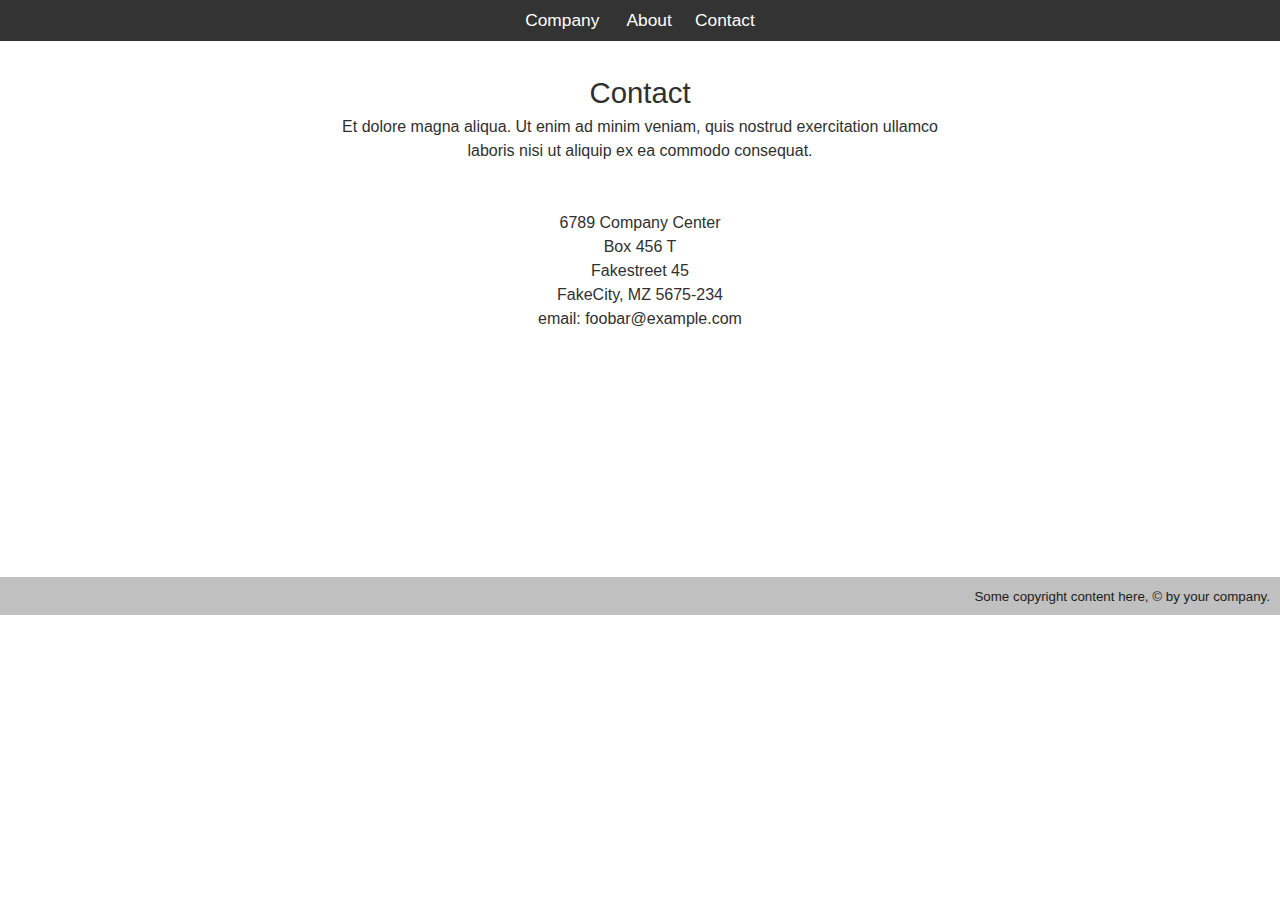
<file: contact.html>
<!DOCTYPE html>
<html>
<head>
	<meta charset="utf-8">
	<meta name="viewport" content="width=device-width, initial-scale=1">
	<meta name="generator" content="RocketCake">
	<title></title>
	<link rel="stylesheet" type="text/css" href="contact_html.css">
</head>
<body>
<div class="textstyle1">
<div id="container_7b4eae35"><div id="container_7b4eae35_padding" ><div class="textstyle2">  <span class="textstyle3"><a href="index.html" class="wsp63851a2">Company</a></span>
  <span class="textstyle3">&#160;&#160;&#160;&#160; </span>
  <span class="textstyle3"><a href="about.html" class="wsp63851a2">About</a></span>
  <span class="textstyle3">&#160;&#160;&#160;  </span>
  <span class="textstyle3"><a href="contact.html" class="wsp63851a2">Contact</a></span>
  <span class="textstyle3"> </span>
</div>
</div></div>  </div>
<div class="textstyle2">
<div id="container_76b73786"><div id="container_76b73786_padding" ><div class="textstyle2">  <span class="textstyle4">Contact</span>
  <span class="textstyle5"><br/></span>
  <span class="textstyle6"> Et dolore magna aliqua. Ut enim ad minim veniam, quis nostrud exercitation ullamco laboris nisi ut aliquip ex ea commodo consequat.<br/><br/><br/>6789 Company Center<br/>Box 456 T<br/>Fakestreet 45<br/>FakeCity, MZ 5675-234<br/>email: foobar@example.com<br/><br/><br/><br/><br/></span>
</div>
<div class="textstyle1">  <span class="textstyle5"><br/><br/><br/><br/><br/></span>
</div>
</div></div>  </div>
<div class="textstyle1">
<div id="container_53d4d74c"><div id="container_53d4d74c_padding" ><div class="textstyle7">  <span class="textstyle8">Some copyright content here, &#169; by your company.</span>
</div>
</div></div>  </div>
</body>
</html>
</file>
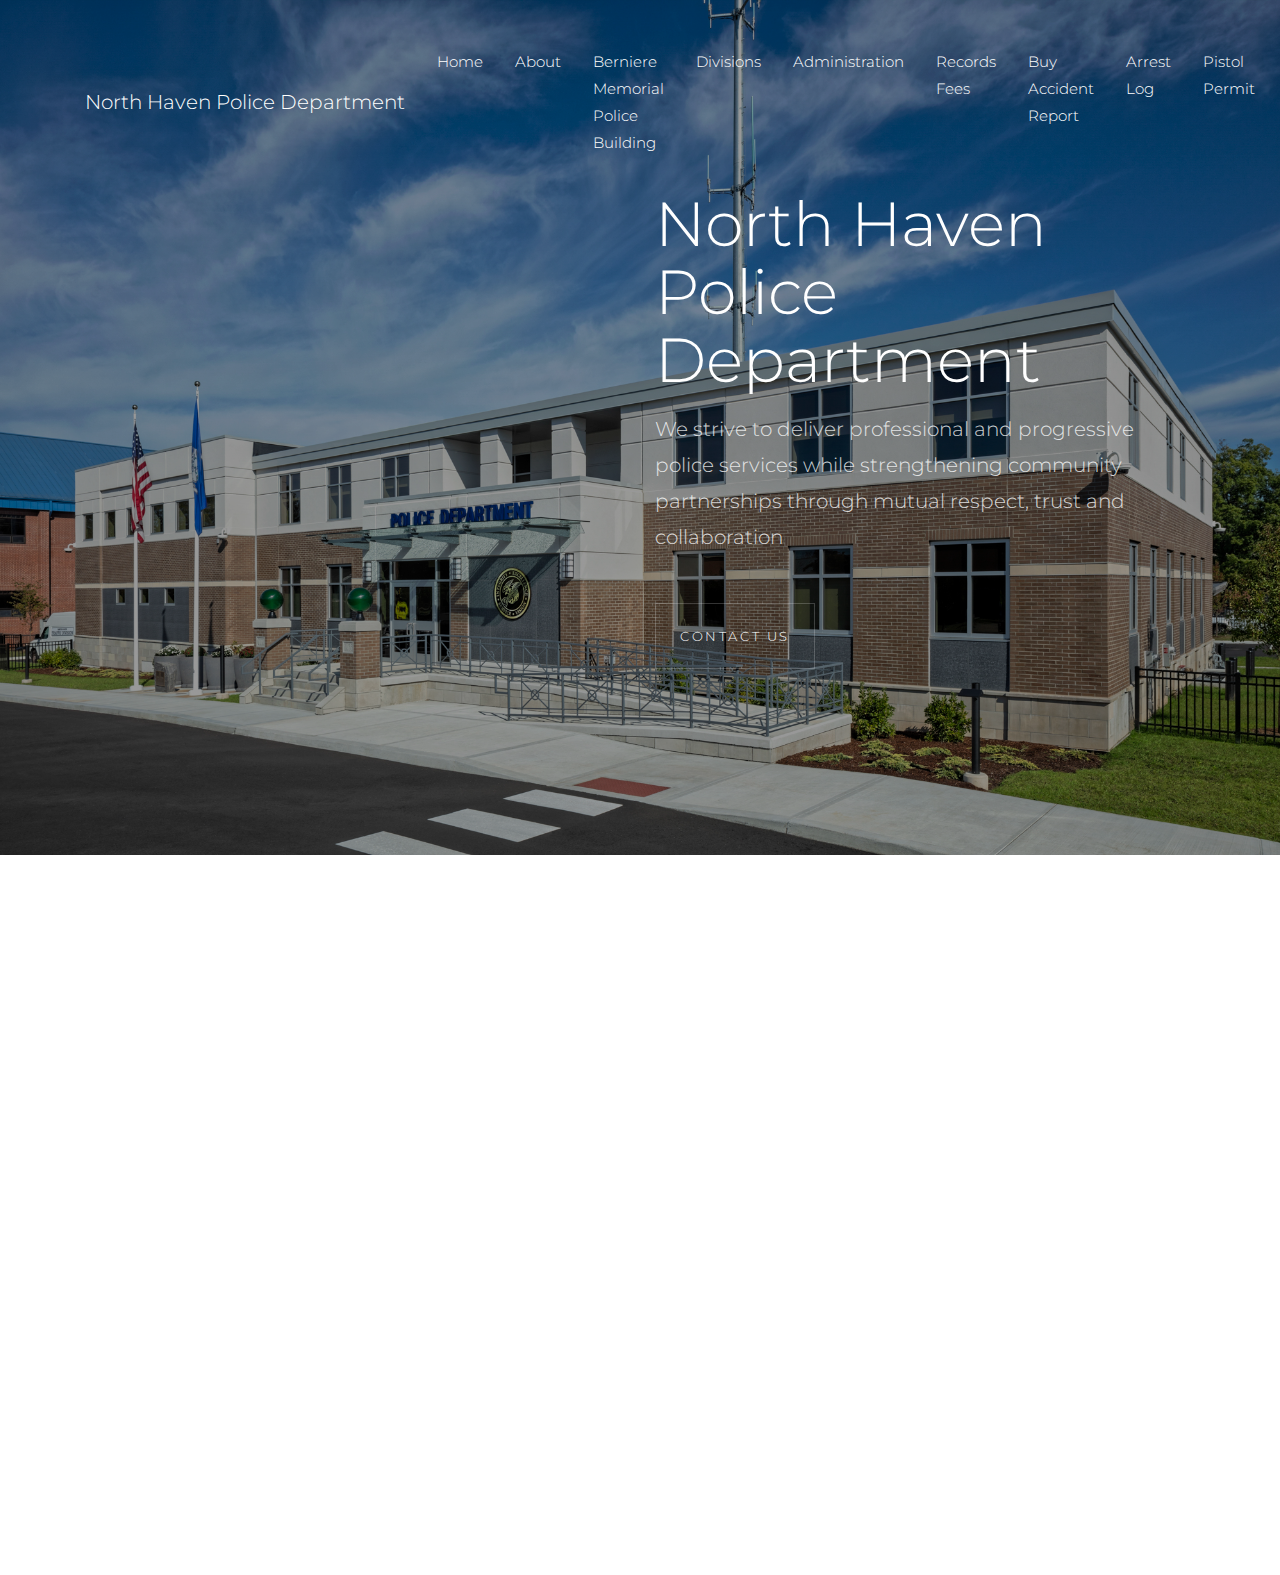
<file: documents.html>
<!DOCTYPE html>
<html lang="en">
	<head>
		<meta charset="utf-8">
		<meta name="viewport" content="width=device-width, initial-scale=1, shrink-to-fit=no">

		<title>North Haven Police Department &mdash; 8 Linsley St. North Haven CT</title>
		<meta name="description" content="We strive to deliver professional and progressive police services while strengthening community partnerships through mutual respect, trust and collaboration.">
		<meta name="keywords" content="police department, north haven, north haven ct, police, public safety, k9">
    
    <link href="https://fonts.googleapis.com/css?family=Crimson+Text:400,400i,600|Montserrat:200,300,400" rel="stylesheet">

		<link rel="stylesheet" href="assets/css/bootstrap/bootstrap.css">
    <link rel="stylesheet" href="assets/fonts/ionicons/css/ionicons.min.css">
    <link rel="stylesheet" href="assets/fonts/law-icons/font/flaticon.css">

    <link rel="stylesheet" href="assets/fonts/fontawesome/css/font-awesome.min.css">
    
    
    <link rel="stylesheet" href="assets/css/slick.css">
    <link rel="stylesheet" href="assets/css/slick-theme.css">

    <link rel="stylesheet" href="assets/css/helpers.css">
    <link rel="stylesheet" href="assets/css/style.css">
    <style>
      #google_translate_element { display: inline-block; vertical-align: middle; }
      #google_translate_element select { padding: 2px 4px; font-size: 12px; border: 1px solid #ccc; border-radius: 3px; background: #fff; }
      .goog-te-banner-frame, .goog-te-gadget-icon { display: none !important; }
      .goog-te-gadget-simple { background: transparent !important; border: none !important; }
      body { top: 0 !important; }
    </style>
	</head>
	<body data-spy="scroll" data-target="#pb-navbar" data-offset="200">
<nav class="navbar navbar-expand-lg navbar-dark pb_navbar pb_scrolled-light" id="pb-navbar">
      <div class="container">
        <a class="navbar-brand" href="index.html">North Haven Police Department</a>
        <button class="navbar-toggler" type="button" data-toggle="collapse" data-target="#probootstrap-navbar" aria-controls="probootstrap-navbar" aria-expanded="false" aria-label="Toggle navigation">
          <span><i class="ion-navicon"></i></span>
        </button>
        <div class="collapse navbar-collapse" id="probootstrap-navbar">
          <ul class="navbar-nav ml-auto">
            <li class="nav-item"><a class="nav-link" href="index.html">Home</a></li>
            <li class="nav-item"><a class="nav-link" href="index.html#section-about">About</a></li>
            <li class="nav-item"><a class="nav-link" href="index.html#section-why-us">Berniere Memorial Police Building</a></li>
            <li class="nav-item"><a class="nav-link" href="index.html#section-practicing-areas">Divisions</a></li>
            <li class="nav-item"><a class="nav-link" href="index.html#section-attorneys">Administration</a></li>
			<li class="nav-item"><a class="nav-link" href="assets/documents/recordsfees2023.pdf">Records Fees</a></li>
			<li class="nav-item"><a class="nav-link" href="https://www.buycrash.com/">Buy Accident Report</a></li>
			<li class="nav-item"><a class="nav-link" href="arrest.html">Arrest Log</a></li>
            <li class="nav-item"><a class="nav-link" href="documents.html">Pistol Permit</a></li>
			<li class="nav-item"><a class="nav-link" href="community.html">Community Resources</a></li>
			<li class="nav-item"><a class="nav-link" href="documents2.html">Forms and Documents</a></li>
            <li class="nav-item"><a class="nav-link" href="index.html#section-contact">Contact</a></li>
			<li class="nav-item d-flex align-items-center ml-2"><div id="google_translate_element"></div></li>
          </ul>
        </div>
      </div>
    </nav>
    <!-- END nav -->
    <section class="pb_cover_v1 text-left cover-bg-black cover-bg-opacity-4" style="background-image: url(assets/images/DCC-NHPD-4465_v2-web.jpg)" alt="Image of the new police department building as the background"id="section-home">
      <div class="container">
        <div class="row align-items-center justify-content-end">
          <div class="col-md-6  order-md-1">

            <h2 class="heading mb-3">North Haven Police Department</h2>
            <div class="sub-heading"><p class="mb-5">We strive to deliver professional and progressive police services while strengthening community partnerships through mutual respect, trust and collaboration</p>
            <p><a href="index.html#section-contact" role="button" class="btn smoothscroll pb_outline-light btn-xl pb_font-13 p-4 rounded-0 pb_letter-spacing-2">CONTACT US</a></p>
            </div>
            
          </div>  
        </div>
      </div>
    </section>
<div class="embed-responsive embed-responsive-16by9">
  <iframe class="embed-responsive-item" src="assets/documents/pistolpermitapp.pdf" allowfullscreen></iframe>
</div>

     <!-- loader -->
    <div id="pb_loader" class="show fullscreen">
	<svg class="circular" width="48px" height="4svg class="page-loader__icon" viewBox="0 0 57.02 67.82" aria-labelledby="svg-title-loader">
                <title id="svg-title-loader">shield</title>
                <path d="M28.51 65.26a43.46 43.46 0 0 1 11.15-5.6c23.17-7.43 13.07-28.74 13.07-28.74-4.56-12.68 1.2-17.55 1.2-17.55L49.7 7.8C39 14.07 28.51 3.05 28.51 3.05S18.06 14.07 7.32 7.8l-4.23 5.57s5.77 4.87 1.2 17.55c0 0-10.1 21.31 13.07 28.74a43.46 43.46 0 0 1 11.15 5.6z" fill="none" stroke="#dfdbd6" stroke-miterlimit="10" stroke-width="4.2" />
                <path class="top" d="M28.51 65.26a43.46 43.46 0 0 1 11.15-5.6c23.17-7.43 13.07-28.74 13.07-28.74-4.56-12.68 1.2-17.55 1.2-17.55L49.7 7.8C39 14.07 28.51 3.05 28.51 3.05S18.06 14.07 7.32 7.8l-4.23 5.57s5.77 4.87 1.2 17.55c0 0-10.1 21.31 13.07 28.74a43.46 43.46 0 0 1 11.15 5.6z" fill="none" stroke="#223a4d" stroke-miterlimit="10" stroke-width="4.2" />
            </svg>
			
	</div>


    <script src="assets/js/jquery.min.js"></script>
    
    <script src="assets/js/popper.min.js"></script>
    <script src="assets/js/bootstrap.min.js"></script>
    <script src="assets/js/slick.min.js"></script>

    <script src="assets/js/jquery.waypoints.min.js"></script>
    <script src="assets/js/jquery.easing.1.3.js"></script>

    <script src="assets/js/main.js"></script>
    <script>
      function googleTranslateElementInit() {
        new google.translate.TranslateElement({pageLanguage: 'en', layout: google.translate.TranslateElement.InlineLayout.SIMPLE}, 'google_translate_element');
      }
    </script>
    <script src="//translate.google.com/translate_a/element.js?cb=googleTranslateElementInit"></script>

	</body>
</html>
</file>
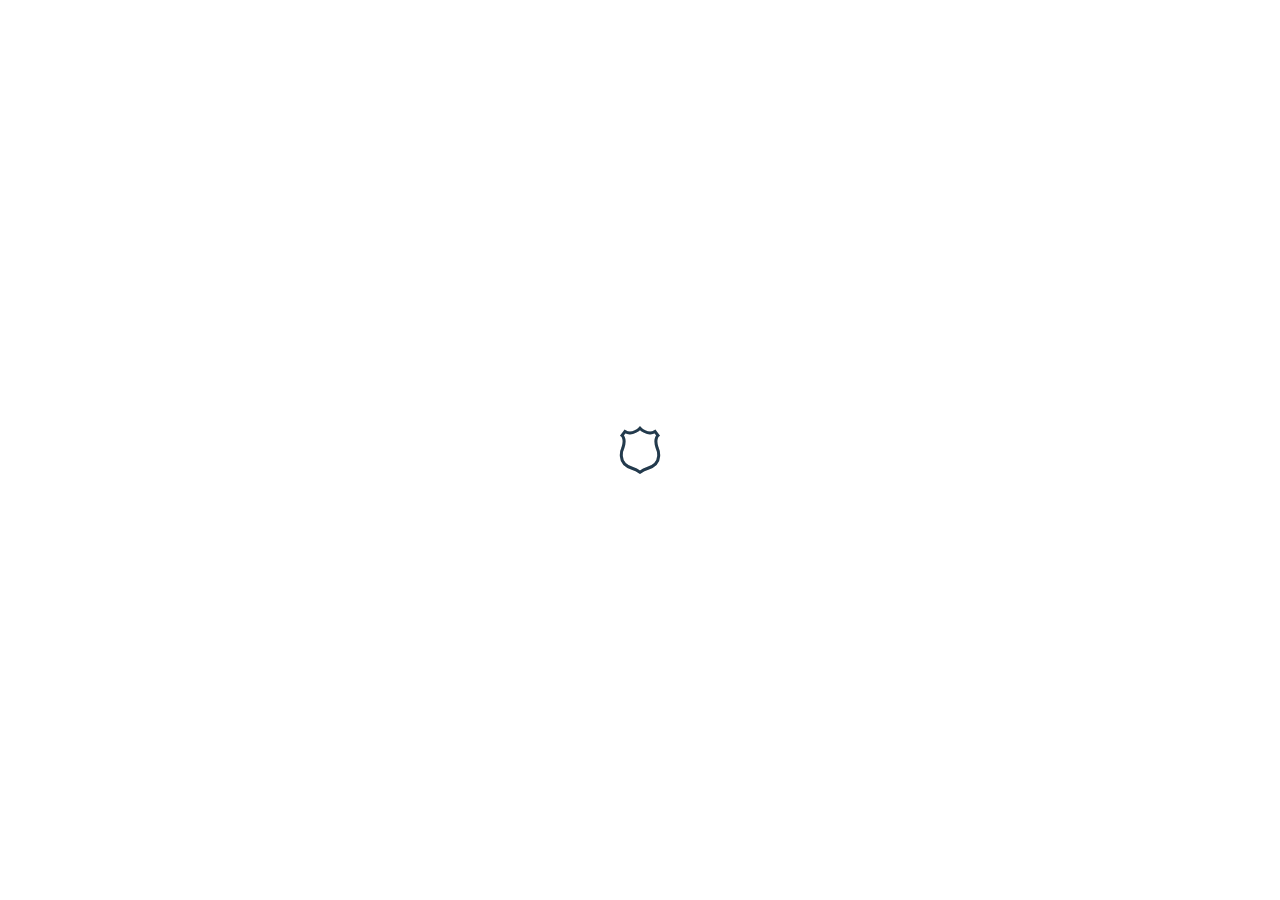
<file: documents2.html>
<!DOCTYPE html>
<html lang="en">
	<head>
		<meta charset="utf-8">
		<meta name="viewport" content="width=device-width, initial-scale=1, shrink-to-fit=no">

		<title>North Haven Police Department &mdash; 8 Linsley St. North Haven CT</title>
		<meta name="description" content="We strive to deliver professional and progressive police services while strengthening community partnerships through mutual respect, trust and collaboration.">
		<meta name="keywords" content="police department, north haven, north haven ct, police, public safety, k9">
    
    <link href="https://fonts.googleapis.com/css?family=Crimson+Text:400,400i,600|Montserrat:200,300,400" rel="stylesheet">

		<link rel="stylesheet" href="assets/css/bootstrap/bootstrap.css">
    <link rel="stylesheet" href="assets/fonts/ionicons/css/ionicons.min.css">
    <link rel="stylesheet" href="assets/fonts/law-icons/font/flaticon.css">

    <link rel="stylesheet" href="assets/fonts/fontawesome/css/font-awesome.min.css">
    
    
    <link rel="stylesheet" href="assets/css/slick.css">
    <link rel="stylesheet" href="assets/css/slick-theme.css">

    <link rel="stylesheet" href="assets/css/helpers.css">
    <link rel="stylesheet" href="assets/css/style.css">
    <style>
      #google_translate_element { display: inline-block; vertical-align: middle; }
      #google_translate_element select { padding: 2px 4px; font-size: 12px; border: 1px solid #ccc; border-radius: 3px; background: #fff; }
      .goog-te-banner-frame, .goog-te-gadget-icon { display: none !important; }
      .goog-te-gadget-simple { background: transparent !important; border: none !important; }
      body { top: 0 !important; }
    </style>
	</head>
	<body data-spy="scroll" data-target="#pb-navbar" data-offset="200">
  <script src="https://website-widgets.pages.dev/dist/sienna.min.js" defer></script>
<nav class="navbar navbar-expand-lg navbar-dark pb_navbar pb_scrolled-light" id="pb-navbar">
      <div class="container">
        <a class="navbar-brand" href="index.html">North Haven Police Department</a>
        <button class="navbar-toggler" type="button" data-toggle="collapse" data-target="#probootstrap-navbar" aria-controls="probootstrap-navbar" aria-expanded="false" aria-label="Toggle navigation">
          <span><i class="ion-navicon"></i></span>
        </button>
        <div class="collapse navbar-collapse" id="probootstrap-navbar">
          <ul class="navbar-nav ml-auto">
            <li class="nav-item"><a class="nav-link" href="index.html#section-home">Home</a></li>
			<li class="nav-item dropdown"><a class="nav-link dropdown-toggle" data-toggle="dropdown" href="#" role="button" aria-haspopup="true" aria-expanded="false">Divisions</a>
			<div class="dropdown-menu">
            <a class="dropdown-item" href="calea.html">Accreditation</a>
			<a class="dropdown-item" href="administration.html">Administration</a>
			<a class="dropdown-item" href="infoserv.html">Information Services Division</a>
			<a class="dropdown-item" href="investigate.html">Investigative Services Division</a>
			<a class="dropdown-item" href="prostand.html">Professional Standards and Training</a>
			<a class="dropdown-item" href="traffic.html">Traffic</a>
			<a class="dropdown-item" href="uservices.html">Uniformed Services</a>
			
			
    </div>
			</li>
			<li class="nav-item dropdown"><a class="nav-link dropdown-toggle" data-toggle="dropdown" href="#" role="button" aria-haspopup="true" aria-expanded="false">Records</a>
			<div class="dropdown-menu">
			<a class="dropdown-item" href="documents2.html">Forms and Documents</a>
			<a class="dropdown-item" href="arrest.html">Arrest Log</a>
			<a class="dropdown-item" href="infoserv.html">Information Services (Fees &amp; Contact)</a>
			<a class="dropdown-item" href="https://www.buycrash.com/" target="_blank" rel="noopener">Buy Accident Report <i class="fa fa-external-link"></i></a>
			</div>
			</li>
			<li class="nav-item"><a class="nav-link" href="community.html">Community Resources</a></li>
			<li class="nav-item"><a class="nav-link" href="index.html#section-contact">Contact</a></li>
			<li class="nav-item"><a class="nav-link" href="index.html#section-why-us">Our Building</a></li>
			<li class="nav-item"><a class="nav-link" href="index.html#section-about">About</a></li>
			<li class="nav-item d-flex align-items-center ml-2"><div id="google_translate_element"></div></li>
          </ul>
        </div>
      </div>
    </nav>
    <!-- END nav -->
    <section class="pb_cover_compact text-center cover-bg-black cover-bg-opacity-4" style="background-image: url(assets/images/DCC-NHPD-4465_v2-web.jpg)">
      <div class="container">
        <div class="row align-items-center justify-content-center">
          <div class="col-md-8">
            <h2 class="heading">Forms and Documents</h2>
          </div>
        </div>
      </div>
    </section>
<div class="container py-5">
  <div class="row">

    <div class="col-12 col-sm-6 col-lg-4 mb-4">
      <a href="assets/documents/AlarmRegistration.pdf" class="card h-100 text-decoration-none">
        <div class="card-body d-flex align-items-center">
          <i class="fa fa-file-pdf-o fa-2x text-danger mr-3"></i>
          <span>Alarm Registration</span>
        </div>
      </a>
    </div>

    <div class="col-12 col-sm-6 col-lg-4 mb-4">
      <a href="assets/documents/pistolpermitapp.pdf" class="card h-100 text-decoration-none">
        <div class="card-body d-flex align-items-center">
          <i class="fa fa-file-pdf-o fa-2x text-danger mr-3"></i>
          <span>Pistol Permit</span>
        </div>
      </a>
    </div>

    <div class="col-12 col-sm-6 col-lg-4 mb-4">
      <a href="assets/documents/austismsafety.pdf" class="card h-100 text-decoration-none">
        <div class="card-body d-flex align-items-center">
          <i class="fa fa-file-pdf-o fa-2x text-danger mr-3"></i>
          <span>Autism Safety Alert Form</span>
        </div>
      </a>
    </div>

    <div class="col-12 col-sm-6 col-lg-4 mb-4">
      <a href="assets/documents/walkwithderek.pdf" class="card h-100 text-decoration-none">
        <div class="card-body d-flex align-items-center">
          <i class="fa fa-file-pdf-o fa-2x text-danger mr-3"></i>
          <span>Autism Safety Walk With Derek</span>
        </div>
      </a>
    </div>

    <div class="col-12 col-sm-6 col-lg-4 mb-4">
      <a href="assets/documents/RafflePermit.pdf" class="card h-100 text-decoration-none">
        <div class="card-body d-flex align-items-center">
          <i class="fa fa-file-pdf-o fa-2x text-danger mr-3"></i>
          <span>Raffle Permit</span>
        </div>
      </a>
    </div>

    <div class="col-12 col-sm-6 col-lg-4 mb-4">
      <a href="assets/documents/CivilianComplaintform.pdf" class="card h-100 text-decoration-none">
        <div class="card-body d-flex align-items-center">
          <i class="fa fa-file-pdf-o fa-2x text-danger mr-3"></i>
          <span>Civilian Complaint Form</span>
        </div>
      </a>
    </div>

    <div class="col-12 col-sm-6 col-lg-4 mb-4">
      <a href="assets/documents/tableoforganization.pdf" class="card h-100 text-decoration-none">
        <div class="card-body d-flex align-items-center">
          <i class="fa fa-file-pdf-o fa-2x text-danger mr-3"></i>
          <span>Table of Organization</span>
        </div>
      </a>
    </div>

  </div>
</div>

    <footer class="pb_footer bg-light" role="contentinfo">
      <div class="container">
        <div class="row text-center">
          <div class="col">
            <ul class="list-inline">
              <li class="list-inline-item"><a href="https://www.facebook.com/northhavenpd" class="p-2"><i class="fa fa-facebook"></i></a></li>
              <li class="list-inline-item"><a href="https://twitter.com/NorthHavenPD" class="p-2"><i class="fa fa-twitter"></i></a></li>
            </ul>
          </div>
        </div>
        <div class="row">
          <div class="col text-center">
            <p class="pb_font-14"><a href="https://www.northhaven-ct.gov/" target="_blank" rel="noopener">Town of North Haven</a> | &nbsp; &copy; 2026 North Haven Police Department. All Rights Reserved. | &nbsp; <a href="https://www.town.north-haven.ct.us/community/accessibility_statement.php">Accessibility Statement</a></p>
          </div>
        </div>
      </div>
    </footer>

    <!-- loader -->
    <div id="pb_loader" class="show fullscreen" aria-hidden="true">
      <svg class="page-loader__icon circular" width="48" height="48"
           viewBox="0 0 57.02 67.82" aria-labelledby="svg-title-loader" role="img">
        <title id="svg-title-loader">shield</title>
        <path d="M28.51 65.26a43.46 43.46 0 0 1 11.15-5.6c23.17-7.43 13.07-28.74 13.07-28.74-4.56-12.68 1.2-17.55 1.2-17.55L49.7 7.8C39 14.07 28.51 3.05 28.51 3.05S18.06 14.07 7.32 7.8l-4.23 5.57s5.77 4.87 1.2 17.55c0 0-10.1 21.31 13.07 28.74a43.46 43.46 0 0 1 11.15 5.6z"
              fill="none" stroke="#dfdbd6" stroke-miterlimit="10" stroke-width="4.2"/>
        <path class="top"
              d="M28.51 65.26a43.46 43.46 0 0 1 11.15-5.6c23.17-7.43 13.07-28.74 13.07-28.74-4.56-12.68 1.2-17.55 1.2-17.55L49.7 7.8C39 14.07 28.51 3.05 28.51 3.05S18.06 14.07 7.32 7.8l-4.23 5.57s5.77 4.87 1.2 17.55c0 0-10.1 21.31 13.07 28.74a43.46 43.46 0 0 1 11.15 5.6z"
              fill="none" stroke="#223a4d" stroke-miterlimit="10" stroke-width="4.2"/>
      </svg>
    </div>


    <script src="assets/js/jquery.min.js"></script>
    
    <script src="assets/js/popper.min.js"></script>
    <script src="assets/js/bootstrap.min.js"></script>
    <script src="assets/js/slick.min.js"></script>

    <script src="assets/js/jquery.easing.1.3.js"></script>

    <script src="assets/js/main.js"></script>
    <script>
      function googleTranslateElementInit() {
        new google.translate.TranslateElement({pageLanguage: 'en', layout: google.translate.TranslateElement.InlineLayout.SIMPLE}, 'google_translate_element');
      }
    </script>
    <script src="//translate.google.com/translate_a/element.js?cb=googleTranslateElementInit"></script>

	</body>
</html>
</file>
<file: assets/fonts/law-icons/font/flaticon.css>
/*
  	Flaticon icon font: Flaticon
  	Creation date: 13/09/2017 10:02
  	*/

@font-face {
  font-family: "Flaticon";
  src: url("./Flaticon.eot");
  src: url("./Flaticon.eot?#iefix") format("embedded-opentype"),
       url("./Flaticon.woff") format("woff"),
       url("./Flaticon.ttf") format("truetype"),
       url("./Flaticon.svg#Flaticon") format("svg");
  font-weight: normal;
  font-style: normal;
}

@media screen and (-webkit-min-device-pixel-ratio:0) {
  @font-face {
    font-family: "Flaticon";
    src: url("./Flaticon.svg#Flaticon") format("svg");
  }
}

[class^="flaticon-"]:before, [class*=" flaticon-"]:before,
[class^="flaticon-"]:after, [class*=" flaticon-"]:after {   
  font-family: Flaticon;
        font-size: 20px;
font-style: normal;
margin-left: 20px;
}

.flaticon-wallet:before { content: "\f100"; }
.flaticon-computer-security:before { content: "\f101"; }
.flaticon-law:before { content: "\f102"; }
.flaticon-jury:before { content: "\f103"; }
.flaticon-courthouse:before { content: "\f104"; }
.flaticon-handcuffs:before { content: "\f105"; }
</file>
